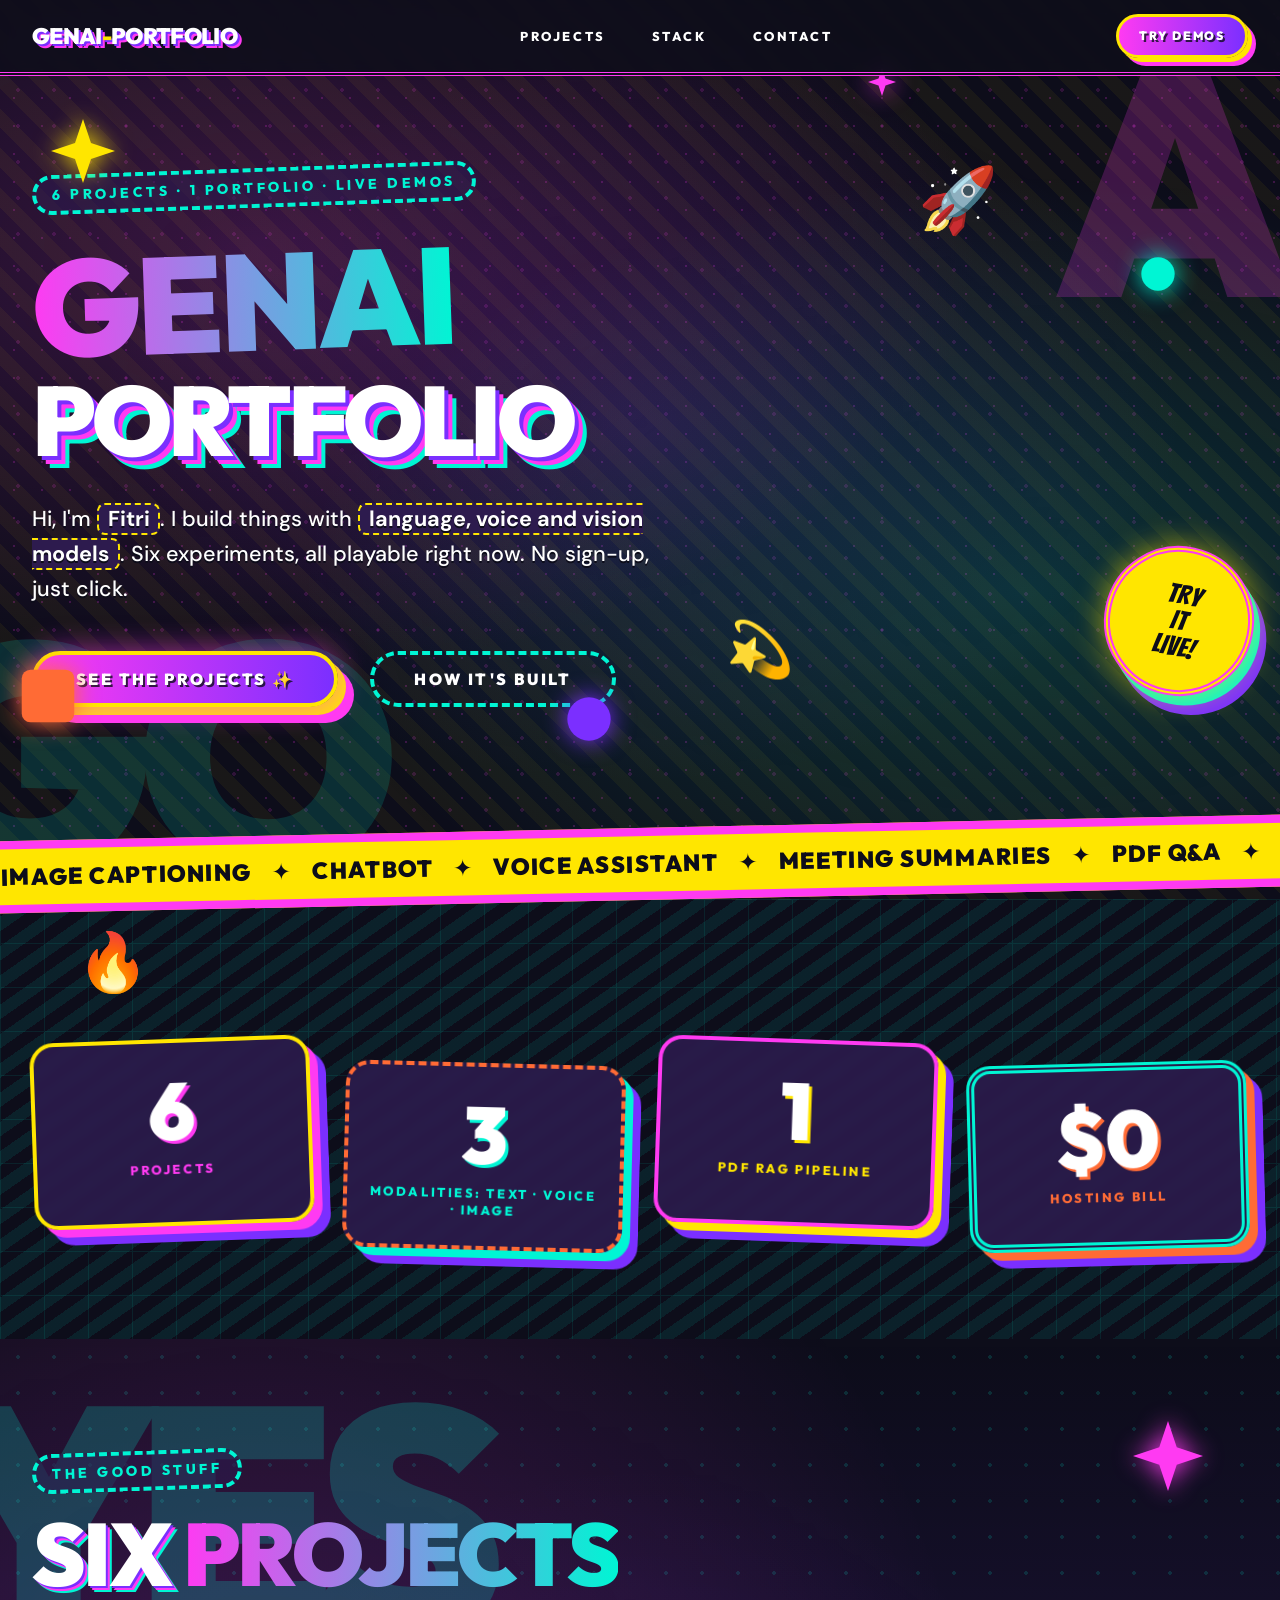
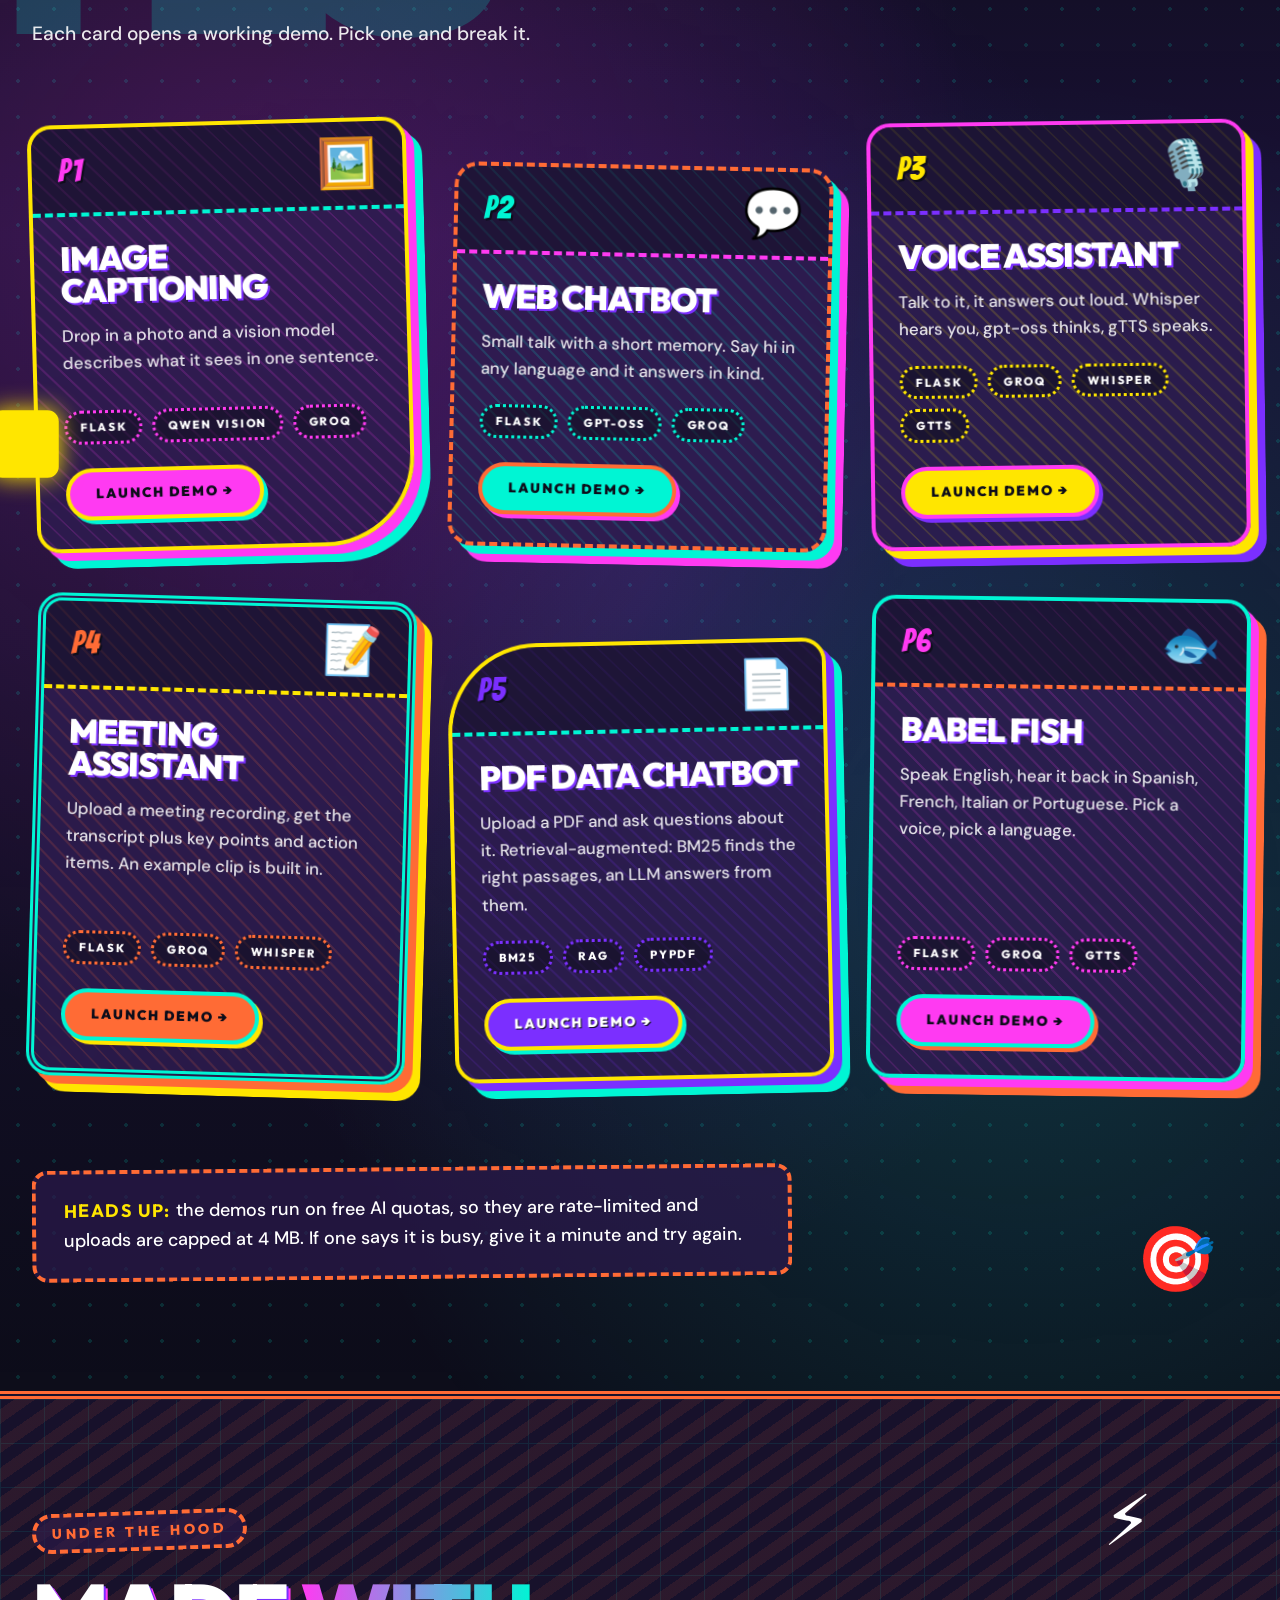
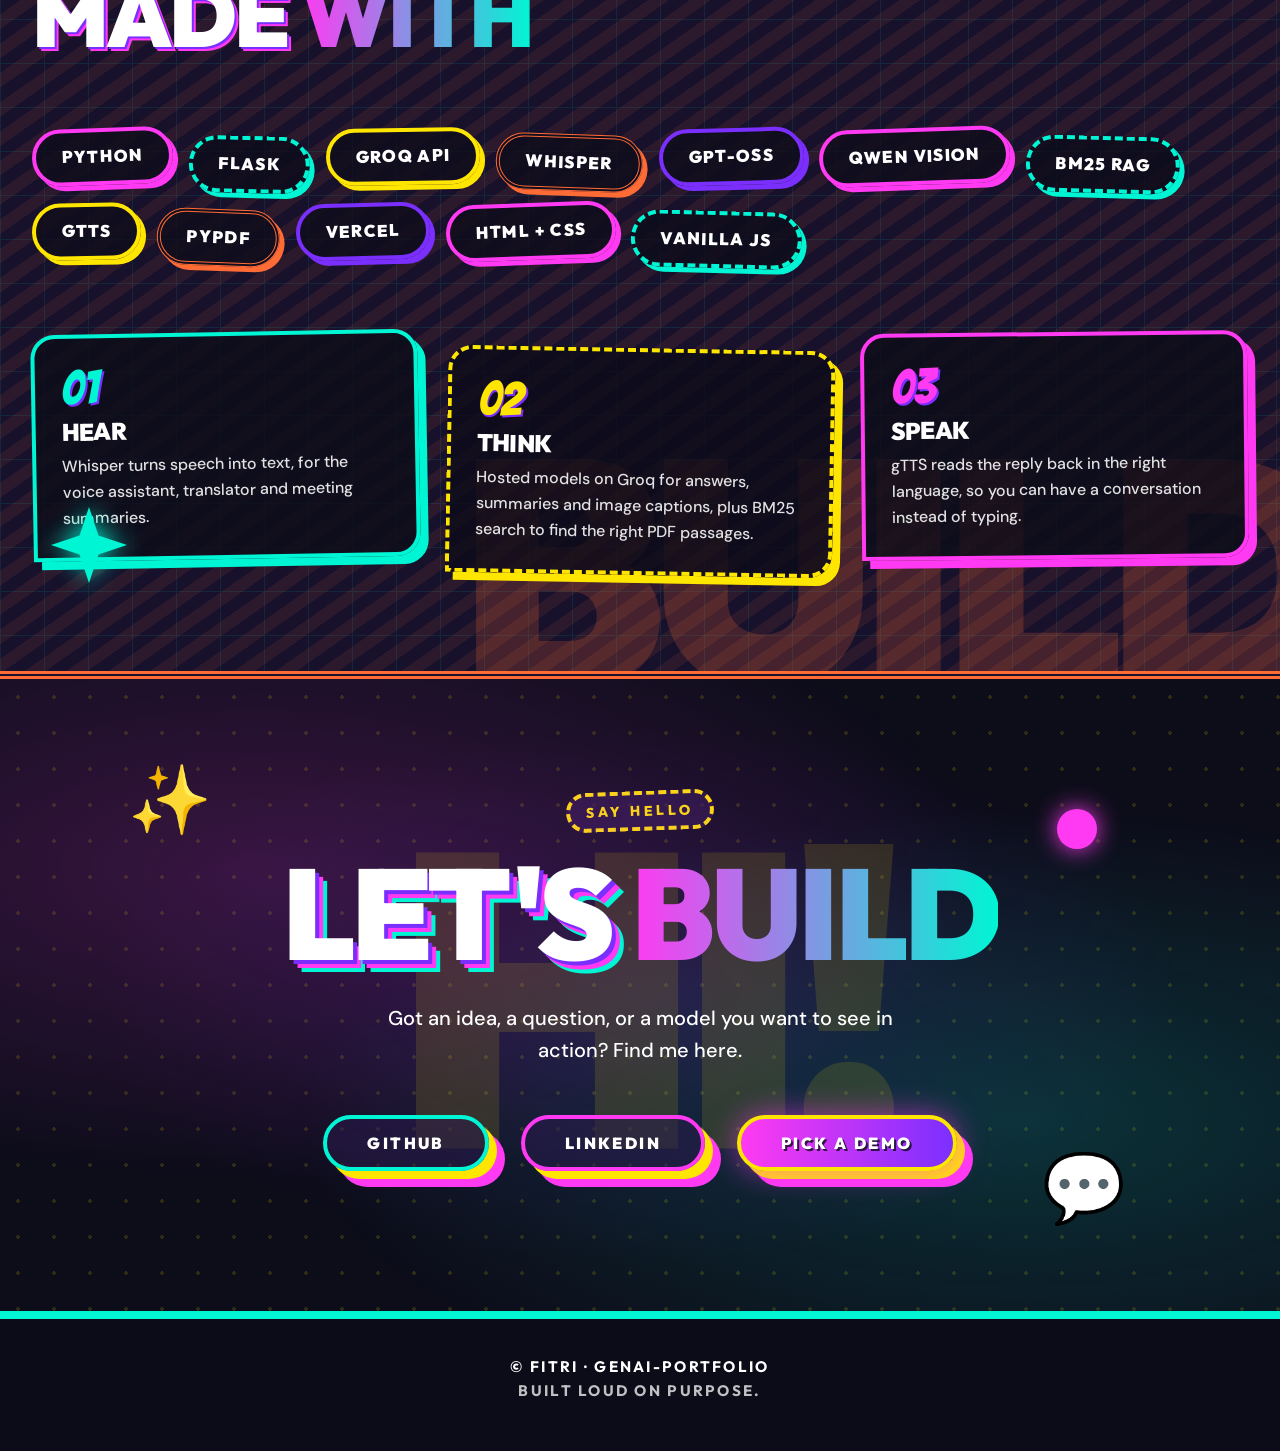
<file: public/index.html>
<!doctype html>
<html lang="en">
<head>
  <meta charset="utf-8">
  <meta name="viewport" content="width=device-width, initial-scale=1">
  <title>GenAI-Portfolio</title>
  <meta name="description" content="Six hands-on generative AI projects in one place: image captioning, chatbots, a voice assistant, a meeting summarizer, a PDF Q&A bot and a speech translator. Try them live.">
  <meta name="theme-color" content="#0D0D1A">
  <meta property="og:title" content="GenAI-Portfolio">
  <meta property="og:description" content="Six hands-on generative AI projects. Try them live.">
  <meta property="og:type" content="website">
  <link rel="icon" href="data:image/svg+xml,%3Csvg xmlns='http://www.w3.org/2000/svg' viewBox='0 0 100 100'%3E%3Ctext y='.9em' font-size='90'%3E%E2%9C%A8%3C/text%3E%3C/svg%3E">
  <link rel="preconnect" href="https://fonts.googleapis.com">
  <link rel="preconnect" href="https://fonts.gstatic.com" crossorigin>
  <link href="https://fonts.googleapis.com/css2?family=Bangers&family=DM+Sans:wght@400;500;700&family=Outfit:wght@700;800;900&display=swap" rel="stylesheet">
  <link rel="stylesheet" href="styles.css">
</head>
<body>
  <a class="sr-only" href="#projects">Skip to projects</a>

  <header class="site-header">
    <div class="wrap">
      <a class="logo" href="#top">GenAI<span>-</span>Portfolio</a>
      <nav class="nav" aria-label="Sections">
        <a href="#projects">Projects</a>
        <a href="#stack">Stack</a>
        <a href="#contact">Contact</a>
      </nav>
      <a class="btn btn-primary header-cta" href="#projects">Try demos</a>
    </div>
  </header>

  <main id="top">
    <!-- HERO (magenta) -->
    <section class="hero pat-dots pat-mesh" aria-labelledby="hero-title">
      <span class="bigword" aria-hidden="true">AI</span>
      <span class="bigword b2" aria-hidden="true">GO</span>

      <svg class="deco svg float hide-sm" style="top:14%;left:4%;width:64px;--c:var(--yellow)" viewBox="0 0 24 24" fill="currentColor" aria-hidden="true"><path d="M12 0l3 9 9 3-9 3-3 9-3-9-9-3 9-3z"/></svg>
      <svg class="deco svg float-r" style="top:30%;right:8%;width:40px;--c:var(--cyan)" viewBox="0 0 24 24" fill="currentColor" aria-hidden="true"><circle cx="12" cy="12" r="10"/></svg>
      <svg class="deco svg spin hide-sm" style="top:78%;left:1%;width:70px;--c:var(--orange)" viewBox="0 0 24 24" fill="currentColor" aria-hidden="true"><rect x="3" y="3" width="18" height="18" rx="3"/></svg>
      <svg class="deco svg float" style="top:8%;right:30%;width:28px;--c:var(--magenta)" viewBox="0 0 24 24" fill="currentColor" aria-hidden="true"><path d="M12 0l3 9 9 3-9 3-3 9-3-9-9-3 9-3z"/></svg>
      <svg class="deco svg float-r hide-sm" style="bottom:12%;left:44%;width:52px;--c:var(--purple)" viewBox="0 0 24 24" fill="currentColor" aria-hidden="true"><circle cx="12" cy="12" r="10"/></svg>
      <span class="deco wiggle" style="top:20%;right:22%;font-size:4rem" aria-hidden="true">🚀</span>
      <span class="deco bounce hide-sm" style="bottom:20%;right:38%;font-size:3.4rem" aria-hidden="true">💫</span>

      <div class="wrap">
        <div class="hero-inner">
          <span class="label" style="--c:var(--cyan)">6 projects · 1 portfolio · live demos</span>
          <h1 id="hero-title" class="ts-mega">
            <span class="gen grad-text">GenAI</span><br>
            <span class="line2">Portfolio</span>
          </h1>
          <p class="hero-sub">Hi, I'm <b data-name>Fitri</b>. I build things with <b>language, voice and vision models</b>. Six experiments, all playable right now. No sign-up, just click.</p>
          <div class="cta-row">
            <a class="btn btn-primary" href="#projects">See the projects ✨</a>
            <a class="btn btn-secondary" href="#stack">How it's built</a>
          </div>
        </div>
        <div class="hero-badge" aria-hidden="true">Try<br>it<br>live!</div>
      </div>
    </section>

    <div class="ticker" aria-hidden="true">
      <div class="ticker-track">
        <span>Image captioning</span>✦<span>Chatbot</span>✦<span>Voice assistant</span>✦<span>Meeting summaries</span>✦<span>PDF Q&amp;A</span>✦<span>Speech translation</span>✦
        <span>Image captioning</span>✦<span>Chatbot</span>✦<span>Voice assistant</span>✦<span>Meeting summaries</span>✦<span>PDF Q&amp;A</span>✦<span>Speech translation</span>✦
      </div>
    </div>

    <!-- STATS (all five accents) -->
    <section class="stats pat-stripes pat-checker" aria-label="At a glance">
      <span class="deco wiggle hide-sm" style="top:8%;left:6%;font-size:3.6rem" aria-hidden="true">🔥</span>
      <div class="wrap">
        <div class="stats-grid">
          <div class="stat reveal"><span class="num">6</span><span class="cap">Projects</span></div>
          <div class="stat reveal"><span class="num">3</span><span class="cap">Modalities: text · voice · image</span></div>
          <div class="stat reveal"><span class="num">1</span><span class="cap">PDF RAG pipeline</span></div>
          <div class="stat reveal"><span class="num">$0</span><span class="cap">Hosting bill</span></div>
        </div>
      </div>
    </section>

    <!-- PROJECTS (cyan) -->
    <section id="projects" class="projects pat-dots pat-mesh" aria-labelledby="projects-title">
      <span class="bigword" aria-hidden="true">YES</span>
      <svg class="deco svg float hide-sm" style="top:5%;right:6%;width:70px;--c:var(--magenta)" viewBox="0 0 24 24" fill="currentColor" aria-hidden="true"><path d="M12 0l3 9 9 3-9 3-3 9-3-9-9-3 9-3z"/></svg>
      <svg class="deco svg spin hide-sm" style="top:40%;left:-20px;width:90px;--c:var(--yellow)" viewBox="0 0 24 24" fill="currentColor" aria-hidden="true"><rect x="3" y="3" width="18" height="18" rx="3"/></svg>
      <span class="deco bounce hide-sm" style="bottom:6%;right:5%;font-size:4rem" aria-hidden="true">🎯</span>

      <div class="wrap">
        <div class="sec-head reveal">
          <span class="label" style="--c:var(--cyan)">The good stuff</span>
          <h2 id="projects-title" class="ts-triple">Six <span class="grad-text">projects</span></h2>
          <p>Each card opens a working demo. Pick one and break it.</p>
        </div>

        <div class="cards">
          <article class="card reveal">
            <div class="card-head"><span class="card-num">P1</span><span class="card-icon wiggle" aria-hidden="true">🖼️</span></div>
            <div class="card-body">
              <h3 class="ts-single">Image Captioning</h3>
              <p>Drop in a photo and a vision model describes what it sees in one sentence.</p>
              <ul class="tags"><li>Flask</li><li>Qwen vision</li><li>Groq</li></ul>
              <a class="btn" href="/p1/">Launch demo →<span class="sr-only"> (image captioning, opens the demo)</span></a>
            </div>
          </article>

          <article class="card reveal">
            <div class="card-head"><span class="card-num">P2</span><span class="card-icon bounce" aria-hidden="true">💬</span></div>
            <div class="card-body">
              <h3 class="ts-single">Web Chatbot</h3>
              <p>Small talk with a short memory. Say hi in any language and it answers in kind.</p>
              <ul class="tags"><li>Flask</li><li>gpt-oss</li><li>Groq</li></ul>
              <a class="btn" href="/p2/">Launch demo →<span class="sr-only"> (web chatbot, opens the demo)</span></a>
            </div>
          </article>

          <article class="card reveal">
            <div class="card-head"><span class="card-num">P3</span><span class="card-icon wiggle" aria-hidden="true">🎙️</span></div>
            <div class="card-body">
              <h3 class="ts-single">Voice Assistant</h3>
              <p>Talk to it, it answers out loud. Whisper hears you, gpt-oss thinks, gTTS speaks.</p>
              <ul class="tags"><li>Flask</li><li>Groq</li><li>Whisper</li><li>gTTS</li></ul>
              <a class="btn" href="/p3/">Launch demo →<span class="sr-only"> (voice assistant, opens the demo)</span></a>
            </div>
          </article>

          <article class="card reveal">
            <div class="card-head"><span class="card-num">P4</span><span class="card-icon bounce" aria-hidden="true">📝</span></div>
            <div class="card-body">
              <h3 class="ts-single">Meeting Assistant</h3>
              <p>Upload a meeting recording, get the transcript plus key points and action items. An example clip is built in.</p>
              <ul class="tags"><li>Flask</li><li>Groq</li><li>Whisper</li></ul>
              <a class="btn" href="/p4/">Launch demo →<span class="sr-only"> (meeting assistant, opens the demo)</span></a>
            </div>
          </article>

          <article class="card reveal">
            <div class="card-head"><span class="card-num">P5</span><span class="card-icon wiggle" aria-hidden="true">📄</span></div>
            <div class="card-body">
              <h3 class="ts-single">PDF Data Chatbot</h3>
              <p>Upload a PDF and ask questions about it. Retrieval-augmented: BM25 finds the right passages, an LLM answers from them.</p>
              <ul class="tags"><li>BM25</li><li>RAG</li><li>pypdf</li></ul>
              <a class="btn" href="/p5/">Launch demo →<span class="sr-only"> (PDF data chatbot, opens the demo)</span></a>
            </div>
          </article>

          <article class="card reveal">
            <div class="card-head"><span class="card-num">P6</span><span class="card-icon bounce" aria-hidden="true">🐟</span></div>
            <div class="card-body">
              <h3 class="ts-single">Babel Fish</h3>
              <p>Speak English, hear it back in Spanish, French, Italian or Portuguese. Pick a voice, pick a language.</p>
              <ul class="tags"><li>Flask</li><li>Groq</li><li>gTTS</li></ul>
              <a class="btn" href="/p6/">Launch demo →<span class="sr-only"> (Babel Fish translator, opens the demo)</span></a>
            </div>
          </article>
        </div>

        <p class="notice reveal"><b>Heads up:</b> the demos run on free AI quotas, so they are rate-limited and uploads are capped at 4 MB. If one says it is busy, give it a minute and try again.</p>
      </div>
    </section>

    <!-- STACK (orange) -->
    <section id="stack" class="stack pat-stripes pat-checker" aria-labelledby="stack-title">
      <span class="bigword" aria-hidden="true">BUILD</span>
      <span class="deco float-r hide-sm" style="top:10%;right:10%;font-size:4.4rem" aria-hidden="true">⚡</span>
      <svg class="deco svg spin hide-sm" style="bottom:10%;left:4%;width:76px;--c:var(--cyan)" viewBox="0 0 24 24" fill="currentColor" aria-hidden="true"><path d="M12 0l3 9 9 3-9 3-3 9-3-9-9-3 9-3z"/></svg>
      <div class="wrap">
        <div class="sec-head reveal">
          <span class="label" style="--c:var(--orange)">Under the hood</span>
          <h2 id="stack-title" class="ts-double">Made <span class="grad-text">with</span></h2>
        </div>
        <ul class="pills reveal">
          <li class="pill">Python</li><li class="pill">Flask</li><li class="pill">Groq API</li><li class="pill">Whisper</li>
          <li class="pill">gpt-oss</li><li class="pill">Qwen vision</li><li class="pill">BM25 RAG</li><li class="pill">gTTS</li>
          <li class="pill">pypdf</li><li class="pill">Vercel</li><li class="pill">HTML + CSS</li><li class="pill">Vanilla JS</li>
        </ul>
        <div class="flow">
          <div class="step reveal"><h3>Hear</h3><p>Whisper turns speech into text, for the voice assistant, translator and meeting summaries.</p></div>
          <div class="step reveal"><h3>Think</h3><p>Hosted models on Groq for answers, summaries and image captions, plus BM25 search to find the right PDF passages.</p></div>
          <div class="step reveal"><h3>Speak</h3><p>gTTS reads the reply back in the right language, so you can have a conversation instead of typing.</p></div>
        </div>
      </div>
    </section>

    <!-- CONTACT (yellow) -->
    <section id="contact" class="contact pat-dots pat-mesh" aria-labelledby="contact-title">
      <span class="bigword" aria-hidden="true">HI!</span>
      <span class="deco wiggle hide-sm" style="top:14%;left:10%;font-size:4.2rem" aria-hidden="true">✨</span>
      <span class="deco bounce hide-sm" style="bottom:14%;right:12%;font-size:4.2rem" aria-hidden="true">💬</span>
      <svg class="deco svg float" style="top:20%;right:14%;width:48px;--c:var(--magenta)" viewBox="0 0 24 24" fill="currentColor" aria-hidden="true"><circle cx="12" cy="12" r="10"/></svg>
      <div class="wrap">
        <span class="label reveal" style="--c:var(--yellow)">Say hello</span>
        <h2 id="contact-title" class="ts-mega reveal" style="margin-top:22px">Let's <span class="grad-text">build</span></h2>
        <p class="reveal">Got an idea, a question, or a model you want to see in action? Find me here.</p>
        <div class="cta-row reveal">
          <a class="btn btn-outline" style="--c:var(--cyan)" data-social="github" href="#" target="_blank" rel="noopener">GitHub</a>
          <a class="btn btn-outline" style="--c:var(--magenta)" data-social="linkedin" href="#" target="_blank" rel="noopener">LinkedIn</a>
          <a class="btn btn-primary" href="#projects">Pick a demo</a>
        </div>
      </div>
    </section>
  </main>

  <footer class="site-footer">
    <div class="wrap">
      <p>© <span data-name>Fitri</span> · GenAI-Portfolio</p>
      <p class="dim">Built loud on purpose.</p>
    </div>
  </footer>

  <script src="config.js"></script>
  <script src="main.js"></script>
</body>
</html>
</file>
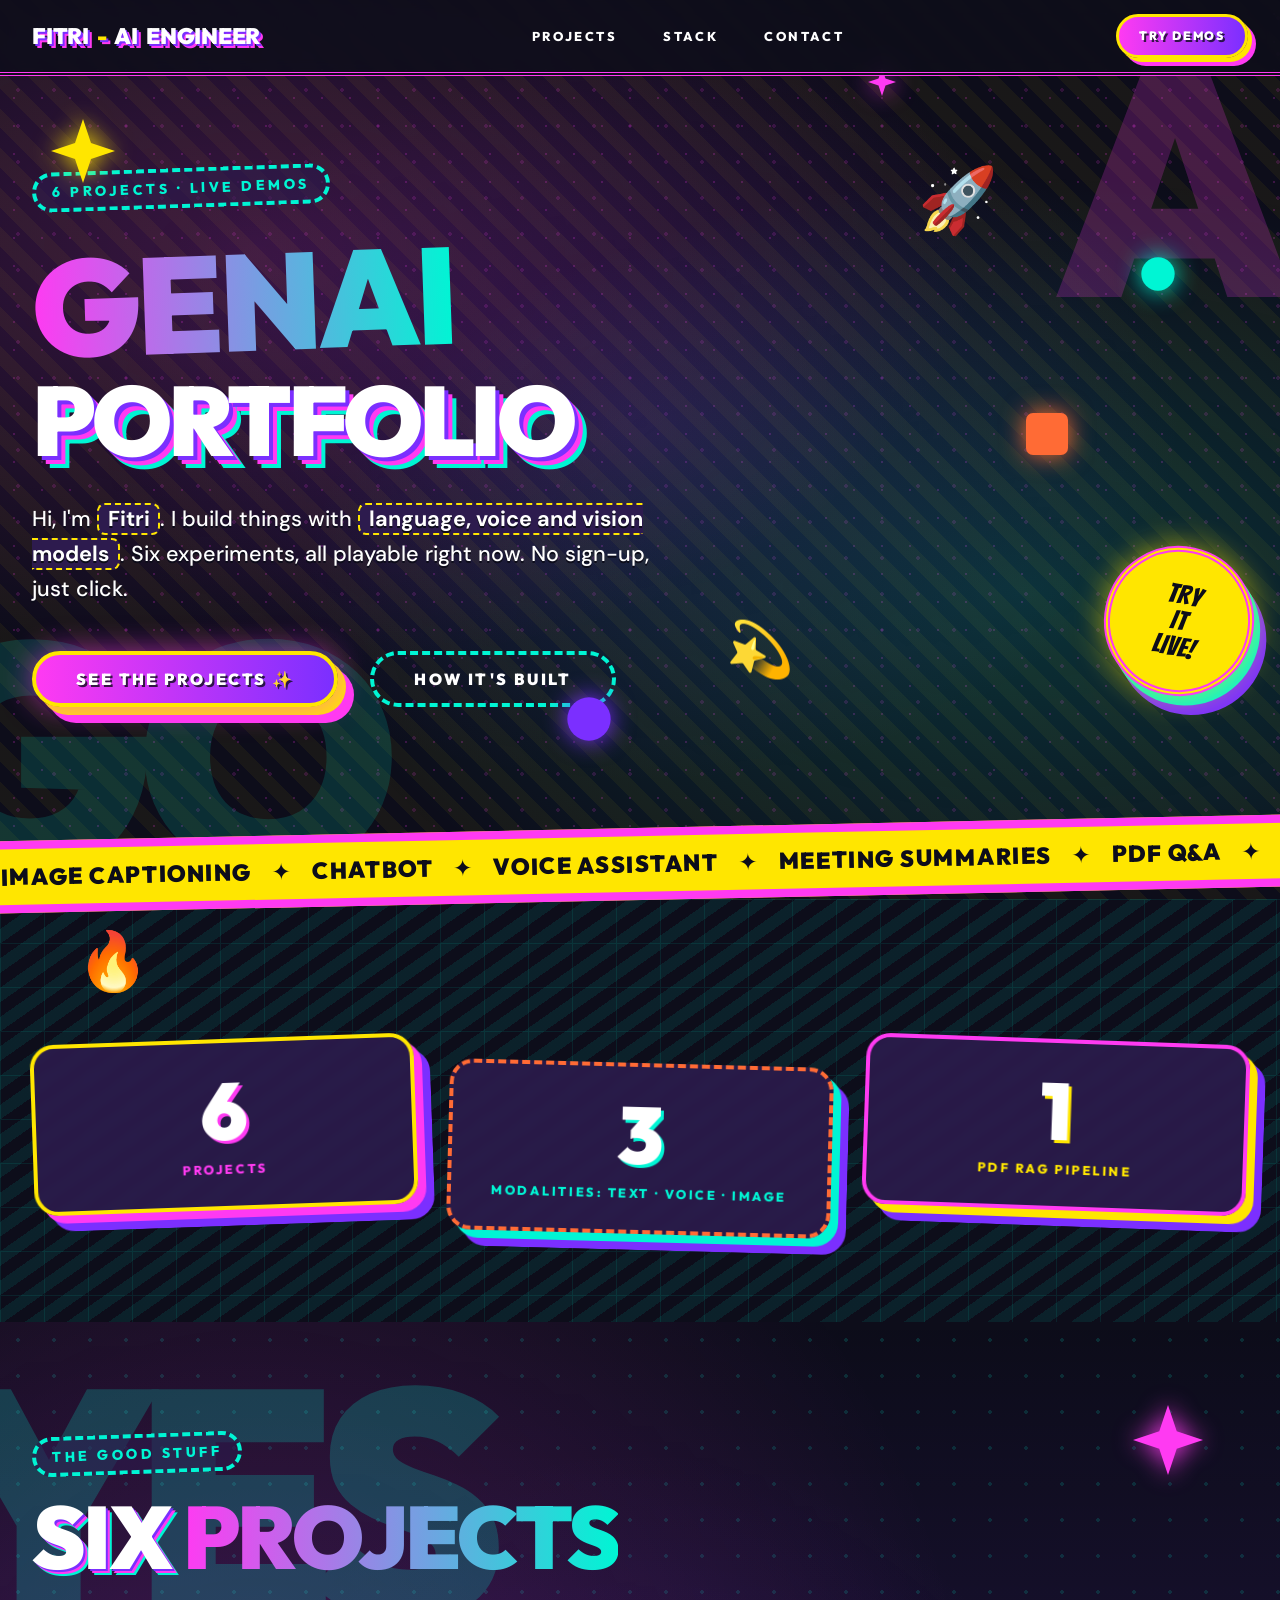
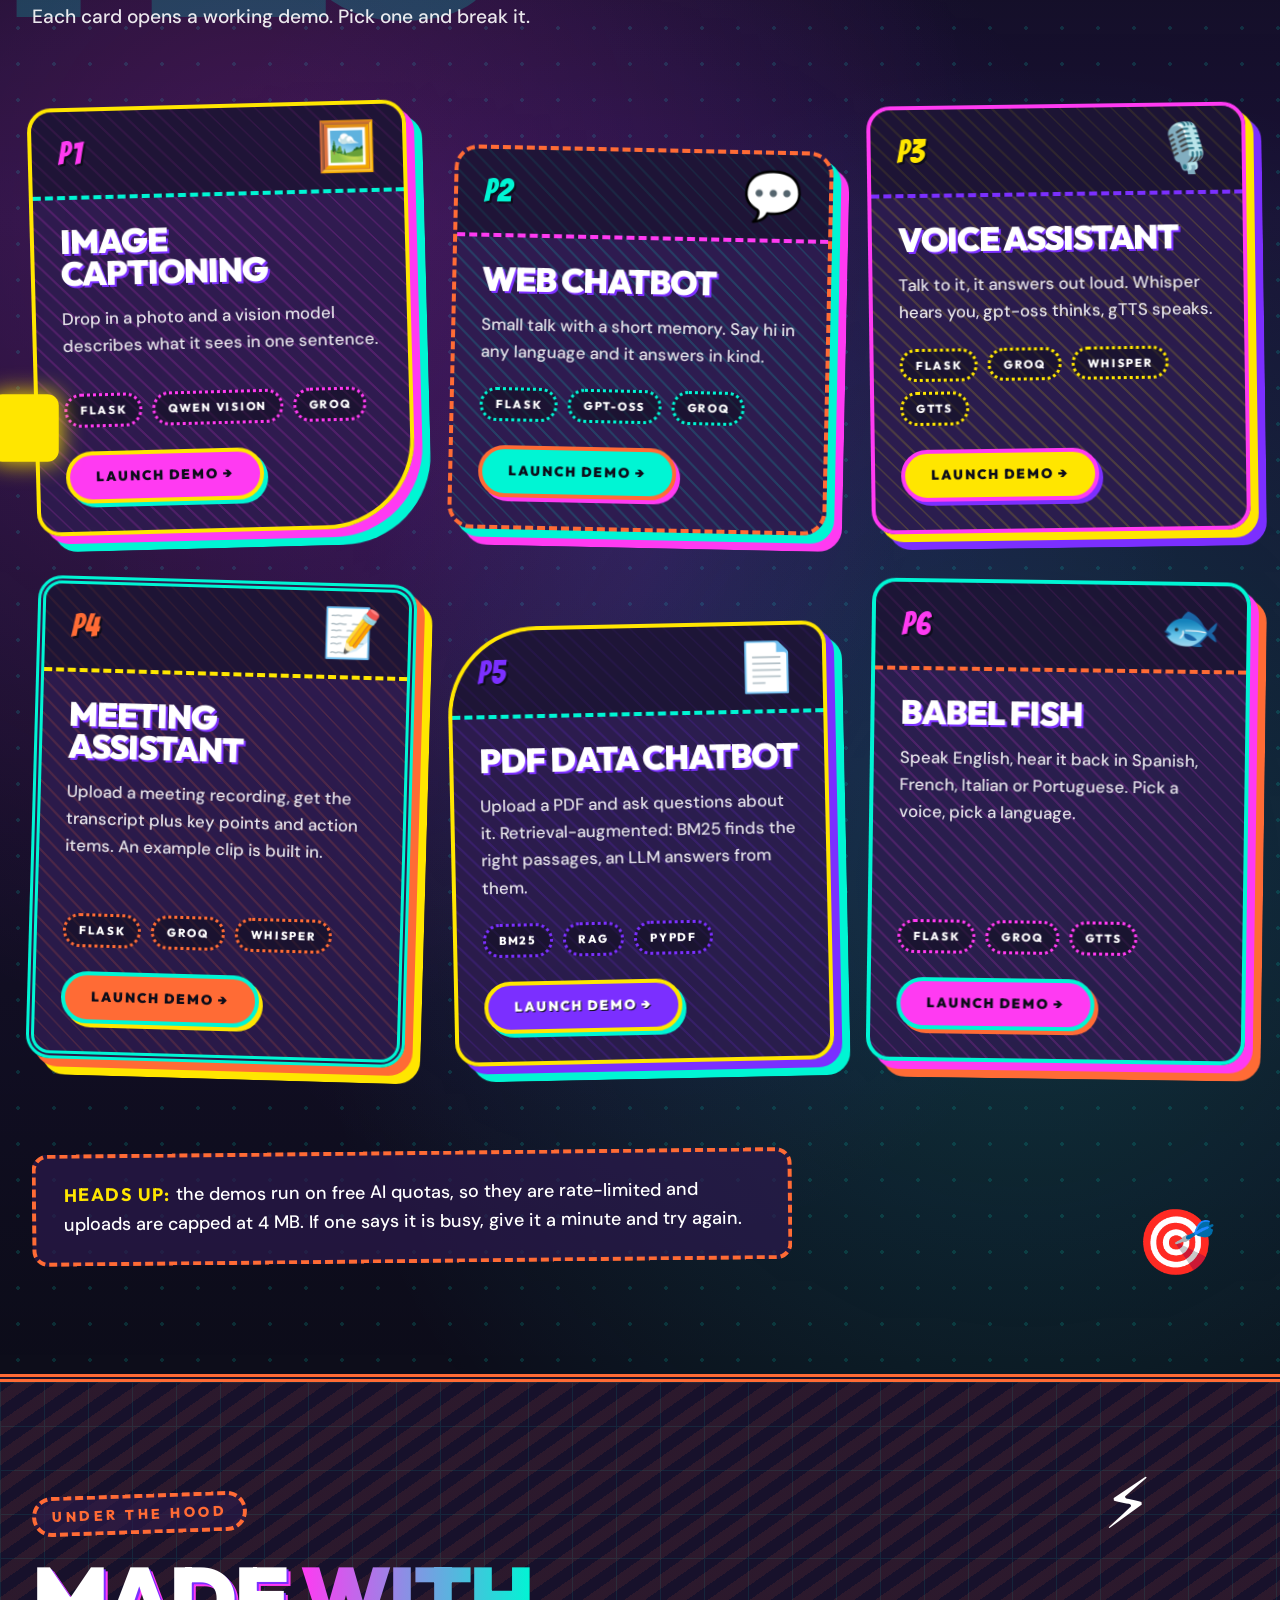
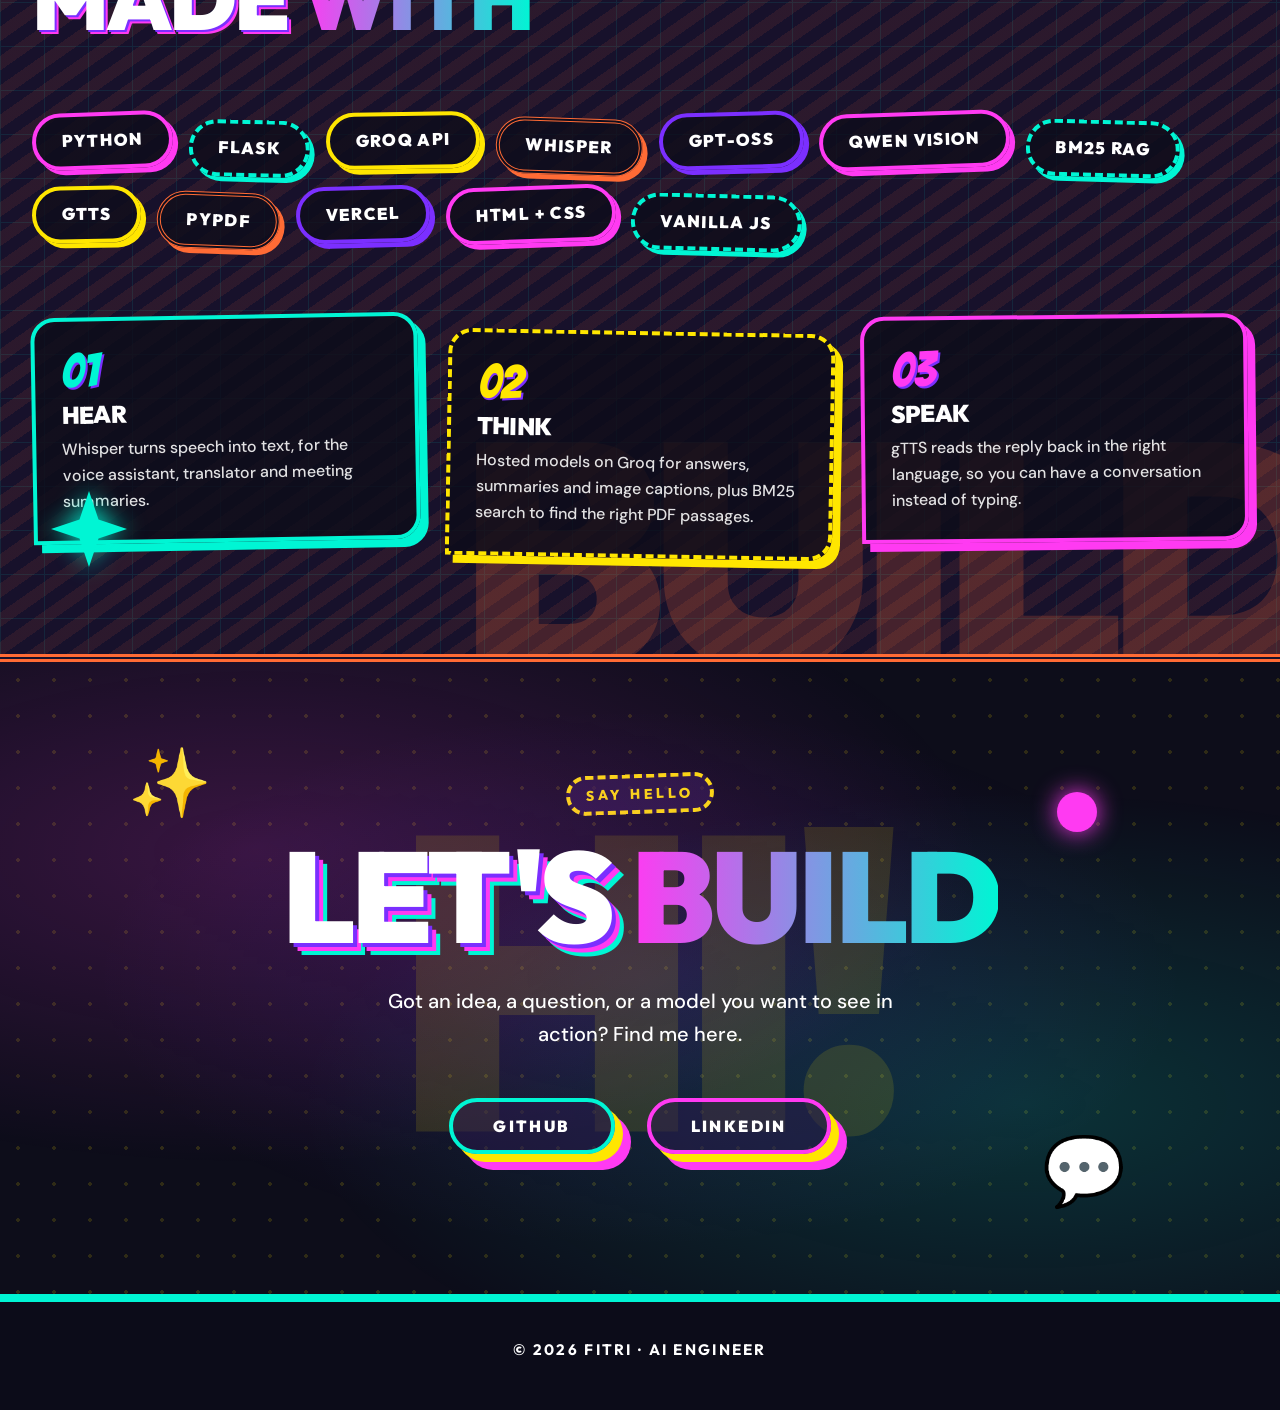
<file: web/index.html>
<!doctype html>
<html lang="en">
<head>
  <meta charset="utf-8">
  <meta name="viewport" content="width=device-width, initial-scale=1">
  <title>GenAI-Portfolio</title>
  <meta name="description" content="Six hands-on generative AI projects in one place: image captioning, chatbots, a voice assistant, a meeting summarizer, a PDF Q&A bot and a speech translator. Try them live.">
  <meta name="theme-color" content="#0D0D1A">
  <meta property="og:title" content="GenAI-Portfolio">
  <meta property="og:description" content="Six hands-on generative AI projects. Try them live.">
  <meta property="og:type" content="website">
  <link rel="icon" href="data:image/svg+xml,%3Csvg xmlns='http://www.w3.org/2000/svg' viewBox='0 0 100 100'%3E%3Ctext y='.9em' font-size='90'%3E%E2%9C%A8%3C/text%3E%3C/svg%3E">
  <link rel="preconnect" href="https://fonts.googleapis.com">
  <link rel="preconnect" href="https://fonts.gstatic.com" crossorigin>
  <link href="https://fonts.googleapis.com/css2?family=Bangers&family=DM+Sans:wght@400;500;700&family=Outfit:wght@700;800;900&display=swap" rel="stylesheet">
  <link rel="stylesheet" href="styles.css">
</head>
<body>
  <a class="sr-only" href="#projects">Skip to projects</a>

  <header class="site-header">
    <div class="wrap">
      <a class="logo" href="#top">Fitri <span>-</span> AI Engineer</a>
      <nav class="nav" aria-label="Sections">
        <a href="#projects">Projects</a>
        <a href="#stack">Stack</a>
        <a href="#contact">Contact</a>
      </nav>
      <a class="btn btn-primary header-cta" href="#projects">Try demos</a>
    </div>
  </header>

  <main id="top">
    <!-- HERO (magenta) -->
    <section class="hero pat-dots pat-mesh" aria-labelledby="hero-title">
      <span class="bigword" aria-hidden="true">AI</span>
      <span class="bigword b2" aria-hidden="true">GO</span>

      <svg class="deco svg float hide-sm" style="top:14%;left:4%;width:64px;--c:var(--yellow)" viewBox="0 0 24 24" fill="currentColor" aria-hidden="true"><path d="M12 0l3 9 9 3-9 3-3 9-3-9-9-3 9-3z"/></svg>
      <svg class="deco svg float-r" style="top:30%;right:8%;width:40px;--c:var(--cyan)" viewBox="0 0 24 24" fill="currentColor" aria-hidden="true"><circle cx="12" cy="12" r="10"/></svg>
      <svg class="deco svg spin hide-sm" style="top:48%;right:16%;width:56px;--c:var(--orange)" viewBox="0 0 24 24" fill="currentColor" aria-hidden="true"><rect x="3" y="3" width="18" height="18" rx="3"/></svg>
      <svg class="deco svg float" style="top:8%;right:30%;width:28px;--c:var(--magenta)" viewBox="0 0 24 24" fill="currentColor" aria-hidden="true"><path d="M12 0l3 9 9 3-9 3-3 9-3-9-9-3 9-3z"/></svg>
      <svg class="deco svg float-r hide-sm" style="bottom:12%;left:44%;width:52px;--c:var(--purple)" viewBox="0 0 24 24" fill="currentColor" aria-hidden="true"><circle cx="12" cy="12" r="10"/></svg>
      <span class="deco wiggle" style="top:20%;right:22%;font-size:4rem" aria-hidden="true">🚀</span>
      <span class="deco bounce hide-sm" style="bottom:20%;right:38%;font-size:3.4rem" aria-hidden="true">💫</span>

      <div class="wrap">
        <div class="hero-inner">
          <span class="label" style="--c:var(--cyan)">6 projects · live demos</span>
          <h1 id="hero-title" class="ts-mega">
            <span class="gen grad-text">GenAI</span><br>
            <span class="line2">Portfolio</span>
          </h1>
          <p class="hero-sub">Hi, I'm <b data-name>Fitri</b>. I build things with <b>language, voice and vision models</b>. Six experiments, all playable right now. No sign-up, just click.</p>
          <div class="cta-row">
            <a class="btn btn-primary" href="#projects">See the projects ✨</a>
            <a class="btn btn-secondary" href="#stack">How it's built</a>
          </div>
        </div>
        <div class="hero-badge" aria-hidden="true">Try<br>it<br>live!</div>
      </div>
    </section>

    <div class="ticker" aria-hidden="true">
      <div class="ticker-track">
        <span>Image captioning</span>✦<span>Chatbot</span>✦<span>Voice assistant</span>✦<span>Meeting summaries</span>✦<span>PDF Q&amp;A</span>✦<span>Speech translation</span>✦
        <span>Image captioning</span>✦<span>Chatbot</span>✦<span>Voice assistant</span>✦<span>Meeting summaries</span>✦<span>PDF Q&amp;A</span>✦<span>Speech translation</span>✦
      </div>
    </div>

    <!-- STATS (all five accents) -->
    <section class="stats pat-stripes pat-checker" aria-label="At a glance">
      <span class="deco wiggle hide-sm" style="top:8%;left:6%;font-size:3.6rem" aria-hidden="true">🔥</span>
      <div class="wrap">
        <div class="stats-grid">
          <div class="stat reveal"><span class="num">6</span><span class="cap">Projects</span></div>
          <div class="stat reveal"><span class="num">3</span><span class="cap">Modalities: text · voice · image</span></div>
          <div class="stat reveal"><span class="num">1</span><span class="cap">PDF RAG pipeline</span></div>
        </div>
      </div>
    </section>

    <!-- PROJECTS (cyan) -->
    <section id="projects" class="projects pat-dots pat-mesh" aria-labelledby="projects-title">
      <span class="bigword" aria-hidden="true">YES</span>
      <svg class="deco svg float hide-sm" style="top:5%;right:6%;width:70px;--c:var(--magenta)" viewBox="0 0 24 24" fill="currentColor" aria-hidden="true"><path d="M12 0l3 9 9 3-9 3-3 9-3-9-9-3 9-3z"/></svg>
      <svg class="deco svg spin hide-sm" style="top:40%;left:-20px;width:90px;--c:var(--yellow)" viewBox="0 0 24 24" fill="currentColor" aria-hidden="true"><rect x="3" y="3" width="18" height="18" rx="3"/></svg>
      <span class="deco bounce hide-sm" style="bottom:6%;right:5%;font-size:4rem" aria-hidden="true">🎯</span>

      <div class="wrap">
        <div class="sec-head reveal">
          <span class="label" style="--c:var(--cyan)">The good stuff</span>
          <h2 id="projects-title" class="ts-triple">Six <span class="grad-text">projects</span></h2>
          <p>Each card opens a working demo. Pick one and break it.</p>
        </div>

        <div class="cards">
          <article class="card reveal">
            <div class="card-head"><span class="card-num">P1</span><span class="card-icon wiggle" aria-hidden="true">🖼️</span></div>
            <div class="card-body">
              <h3 class="ts-single">Image Captioning</h3>
              <p>Drop in a photo and a vision model describes what it sees in one sentence.</p>
              <ul class="tags"><li>Flask</li><li>Qwen vision</li><li>Groq</li></ul>
              <a class="btn" href="/p1/">Launch demo →<span class="sr-only"> (image captioning, opens the demo)</span></a>
            </div>
          </article>

          <article class="card reveal">
            <div class="card-head"><span class="card-num">P2</span><span class="card-icon bounce" aria-hidden="true">💬</span></div>
            <div class="card-body">
              <h3 class="ts-single">Web Chatbot</h3>
              <p>Small talk with a short memory. Say hi in any language and it answers in kind.</p>
              <ul class="tags"><li>Flask</li><li>gpt-oss</li><li>Groq</li></ul>
              <a class="btn" href="/p2/">Launch demo →<span class="sr-only"> (web chatbot, opens the demo)</span></a>
            </div>
          </article>

          <article class="card reveal">
            <div class="card-head"><span class="card-num">P3</span><span class="card-icon wiggle" aria-hidden="true">🎙️</span></div>
            <div class="card-body">
              <h3 class="ts-single">Voice Assistant</h3>
              <p>Talk to it, it answers out loud. Whisper hears you, gpt-oss thinks, gTTS speaks.</p>
              <ul class="tags"><li>Flask</li><li>Groq</li><li>Whisper</li><li>gTTS</li></ul>
              <a class="btn" href="/p3/">Launch demo →<span class="sr-only"> (voice assistant, opens the demo)</span></a>
            </div>
          </article>

          <article class="card reveal">
            <div class="card-head"><span class="card-num">P4</span><span class="card-icon bounce" aria-hidden="true">📝</span></div>
            <div class="card-body">
              <h3 class="ts-single">Meeting Assistant</h3>
              <p>Upload a meeting recording, get the transcript plus key points and action items. An example clip is built in.</p>
              <ul class="tags"><li>Flask</li><li>Groq</li><li>Whisper</li></ul>
              <a class="btn" href="/p4/">Launch demo →<span class="sr-only"> (meeting assistant, opens the demo)</span></a>
            </div>
          </article>

          <article class="card reveal">
            <div class="card-head"><span class="card-num">P5</span><span class="card-icon wiggle" aria-hidden="true">📄</span></div>
            <div class="card-body">
              <h3 class="ts-single">PDF Data Chatbot</h3>
              <p>Upload a PDF and ask questions about it. Retrieval-augmented: BM25 finds the right passages, an LLM answers from them.</p>
              <ul class="tags"><li>BM25</li><li>RAG</li><li>pypdf</li></ul>
              <a class="btn" href="/p5/">Launch demo →<span class="sr-only"> (PDF data chatbot, opens the demo)</span></a>
            </div>
          </article>

          <article class="card reveal">
            <div class="card-head"><span class="card-num">P6</span><span class="card-icon bounce" aria-hidden="true">🐟</span></div>
            <div class="card-body">
              <h3 class="ts-single">Babel Fish</h3>
              <p>Speak English, hear it back in Spanish, French, Italian or Portuguese. Pick a voice, pick a language.</p>
              <ul class="tags"><li>Flask</li><li>Groq</li><li>gTTS</li></ul>
              <a class="btn" href="/p6/">Launch demo →<span class="sr-only"> (Babel Fish translator, opens the demo)</span></a>
            </div>
          </article>
        </div>

        <p class="notice reveal"><b>Heads up:</b> the demos run on free AI quotas, so they are rate-limited and uploads are capped at 4 MB. If one says it is busy, give it a minute and try again.</p>
      </div>
    </section>

    <!-- STACK (orange) -->
    <section id="stack" class="stack pat-stripes pat-checker" aria-labelledby="stack-title">
      <span class="bigword" aria-hidden="true">BUILD</span>
      <span class="deco float-r hide-sm" style="top:10%;right:10%;font-size:4.4rem" aria-hidden="true">⚡</span>
      <svg class="deco svg spin hide-sm" style="bottom:10%;left:4%;width:76px;--c:var(--cyan)" viewBox="0 0 24 24" fill="currentColor" aria-hidden="true"><path d="M12 0l3 9 9 3-9 3-3 9-3-9-9-3 9-3z"/></svg>
      <div class="wrap">
        <div class="sec-head reveal">
          <span class="label" style="--c:var(--orange)">Under the hood</span>
          <h2 id="stack-title" class="ts-double">Made <span class="grad-text">with</span></h2>
        </div>
        <ul class="pills reveal">
          <li class="pill">Python</li><li class="pill">Flask</li><li class="pill">Groq API</li><li class="pill">Whisper</li>
          <li class="pill">gpt-oss</li><li class="pill">Qwen vision</li><li class="pill">BM25 RAG</li><li class="pill">gTTS</li>
          <li class="pill">pypdf</li><li class="pill">Vercel</li><li class="pill">HTML + CSS</li><li class="pill">Vanilla JS</li>
        </ul>
        <div class="flow">
          <div class="step reveal"><h3>Hear</h3><p>Whisper turns speech into text, for the voice assistant, translator and meeting summaries.</p></div>
          <div class="step reveal"><h3>Think</h3><p>Hosted models on Groq for answers, summaries and image captions, plus BM25 search to find the right PDF passages.</p></div>
          <div class="step reveal"><h3>Speak</h3><p>gTTS reads the reply back in the right language, so you can have a conversation instead of typing.</p></div>
        </div>
      </div>
    </section>

    <!-- CONTACT (yellow) -->
    <section id="contact" class="contact pat-dots pat-mesh" aria-labelledby="contact-title">
      <span class="bigword" aria-hidden="true">HI!</span>
      <span class="deco wiggle hide-sm" style="top:14%;left:10%;font-size:4.2rem" aria-hidden="true">✨</span>
      <span class="deco bounce hide-sm" style="bottom:14%;right:12%;font-size:4.2rem" aria-hidden="true">💬</span>
      <svg class="deco svg float" style="top:20%;right:14%;width:48px;--c:var(--magenta)" viewBox="0 0 24 24" fill="currentColor" aria-hidden="true"><circle cx="12" cy="12" r="10"/></svg>
      <div class="wrap">
        <span class="label reveal" style="--c:var(--yellow)">Say hello</span>
        <h2 id="contact-title" class="ts-mega reveal" style="margin-top:22px">Let's <span class="grad-text">build</span></h2>
        <p class="reveal">Got an idea, a question, or a model you want to see in action? Find me here.</p>
        <div class="cta-row reveal">
          <a class="btn btn-outline" style="--c:var(--cyan)" data-social="github" href="#" target="_blank" rel="noopener">GitHub</a>
          <a class="btn btn-outline" style="--c:var(--magenta)" data-social="linkedin" href="#" target="_blank" rel="noopener">LinkedIn</a>
        </div>
      </div>
    </section>
  </main>

  <footer class="site-footer">
    <div class="wrap">
      <p>© 2026 <span data-name>Fitri</span> · AI Engineer</p>
    </div>
  </footer>

  <script src="config.js"></script>
  <script src="main.js"></script>
</body>
</html>
</file>
<file: public/styles.css>
/* GenAI-Portfolio — Maximalism / Dopamine design system (dark) */

:root {
  --bg: #0D0D1A;
  --fg: #FFFFFF;
  --muted: #2D1B4E;
  --magenta: #FF3AF2;
  --cyan: #00F5D4;
  --yellow: #FFE600;
  --orange: #FF6B35;
  --purple: #7B2FFF;

  --font-head: "Outfit", system-ui, sans-serif;
  --font-body: "DM Sans", system-ui, sans-serif;
  --font-display: "Bangers", "Bungee", Impact, sans-serif;

  --glow: 0 0 20px rgba(255, 58, 242, .5), 0 0 40px rgba(0, 245, 212, .3);
  --glow-lg: 0 0 40px rgba(255, 58, 242, .6), 0 0 80px rgba(255, 230, 0, .4), 0 0 120px rgba(123, 47, 255, .3);
  --ease-bounce: cubic-bezier(.68, -.55, .265, 1.55);
}

*, *::before, *::after { box-sizing: border-box; }
html { scroll-behavior: smooth; scroll-padding-top: 88px; }
body {
  margin: 0;
  background: var(--bg);
  color: var(--fg);
  font: 500 1.125rem/1.625 var(--font-body);
  overflow-x: hidden;
  -webkit-font-smoothing: antialiased;
}

/* ---------- global patterns: dots + stripes, fixed under everything ---------- */
body::before, body::after { content: ""; position: fixed; inset: 0; pointer-events: none; z-index: 0; }
body::before {
  background-image: radial-gradient(circle, rgba(255, 58, 242, .55) 1px, transparent 1px);
  background-size: 28px 28px;
  opacity: .35;
}
body::after {
  background-image: repeating-linear-gradient(45deg, transparent 0 14px, rgba(255, 230, 0, .05) 14px 28px);
}
main, header, footer { position: relative; z-index: 10; }

h1, h2, h3 { font-family: var(--font-head); font-weight: 900; text-transform: uppercase; letter-spacing: -.03em; line-height: .95; margin: 0; }
p { margin: 0; }
a { color: inherit; }

.sr-only { position: absolute; width: 1px; height: 1px; overflow: hidden; clip: rect(0 0 0 0); white-space: nowrap; }

/* ---------- focus: double ring, never colour-only ---------- */
:focus-visible {
  outline: 3px dashed var(--fg);
  outline-offset: 4px;
  box-shadow: 0 0 0 4px var(--magenta), 0 0 0 8px var(--cyan);
  border-radius: 12px;
}

/* ---------- utilities ---------- */
.wrap { max-width: 1280px; margin: 0 auto; padding: 0 24px; position: relative; }
@media (min-width: 768px) { .wrap { padding: 0 32px; } }

.grad-text {
  background: linear-gradient(90deg, var(--magenta), var(--cyan), var(--yellow), var(--magenta));
  background-size: 300% 100%;
  -webkit-background-clip: text; background-clip: text;
  -webkit-text-fill-color: transparent; color: transparent;
  animation: gradient-shift 4s ease infinite;
  text-shadow: none;
}
.ts-mega { text-shadow: 4px 4px 0 var(--purple), 8px 8px 0 var(--magenta), 12px 12px 0 var(--cyan); }
.ts-triple { text-shadow: 2px 2px 0 var(--purple), 4px 4px 0 var(--magenta), 6px 6px 0 var(--cyan); }
.ts-double { text-shadow: 2px 2px 0 var(--purple), 4px 4px 0 var(--magenta); }
.ts-single { text-shadow: 2px 2px 0 var(--purple); }

.label {
  display: inline-block;
  font: 800 .875rem/1 var(--font-head);
  letter-spacing: .25em; text-transform: uppercase;
  padding: .55rem 1rem;
  border: 4px dashed var(--c, var(--cyan));
  border-radius: 999px;
  color: var(--c, var(--cyan));
  background: rgba(45, 27, 78, .6);
  transform: rotate(-2deg);
}

/* pattern utilities (layered via pseudo-elements on sections) */
.pat-dots::before, .pat-stripes::after, .pat-checker::before, .pat-mesh::after {
  content: ""; position: absolute; inset: 0; pointer-events: none; z-index: 0;
}
.pat-dots::before { background-image: radial-gradient(circle, var(--dot, var(--cyan)) 2px, transparent 2px); background-size: 36px 36px; opacity: .14; }
.pat-stripes::after { background-image: repeating-linear-gradient(-35deg, transparent 0 12px, var(--stripe, rgba(0, 245, 212, .09)) 12px 24px); }
.pat-checker::before { background-image: conic-gradient(from 90deg at 1px 1px, transparent 90deg, rgba(0, 245, 212, .09) 0); background-size: 44px 44px; }
.pat-mesh::after {
  background:
    radial-gradient(ellipse at 20% 30%, rgba(255, 58, 242, .18) 0%, transparent 50%),
    radial-gradient(ellipse at 80% 70%, rgba(0, 245, 212, .16) 0%, transparent 50%),
    radial-gradient(ellipse at 50% 50%, rgba(123, 47, 255, .14) 0%, transparent 60%);
}

/* ---------- decorative floating shapes + giant background words ---------- */
.deco { position: absolute; z-index: 30; pointer-events: none; will-change: transform; line-height: 1; user-select: none; }
.deco.svg { color: var(--c, var(--yellow)); filter: drop-shadow(0 0 12px var(--c, var(--yellow))); }
.float { animation: float 6s ease-in-out infinite; }
.float-r { animation: float-reverse 5s ease-in-out infinite; }
.spin { animation: spin-slow 20s linear infinite; }
.wiggle { animation: wiggle 1s ease-in-out infinite; }
.bounce { animation: bounce-subtle 2s ease-in-out infinite; }

.bigword {
  position: absolute; z-index: 1; pointer-events: none; user-select: none;
  font: 900 clamp(9rem, 26vw, 20rem)/.8 var(--font-head);
  text-transform: uppercase; letter-spacing: -.06em; white-space: nowrap;
  color: var(--c, var(--purple)); opacity: .2;
}

/* ---------- buttons ---------- */
.btn {
  display: inline-flex; align-items: center; justify-content: center; gap: .6rem;
  min-height: 56px; padding: 0 2.5rem;
  font: 900 1rem/1 var(--font-head); letter-spacing: .15em; text-transform: uppercase; text-decoration: none;
  border-radius: 999px; cursor: pointer;
  transition: transform .3s var(--ease-bounce), box-shadow .3s ease-out, background-position .5s ease;
}
.btn-primary {
  color: var(--fg);
  background: linear-gradient(90deg, var(--magenta), var(--purple), var(--cyan));
  background-size: 200% 100%;
  border: 4px solid var(--yellow);
  box-shadow: 0 0 30px rgba(255, 58, 242, .6), 8px 8px 0 var(--yellow), 16px 16px 0 var(--magenta);
  text-shadow: 2px 2px 0 rgba(13, 13, 26, .8);
  animation: pulse-glow 2s ease-in-out infinite;
}
.btn-primary:hover { transform: scale(1.1); background-position: 100% 0; box-shadow: 0 0 50px rgba(255, 58, 242, .8), 10px 10px 0 var(--yellow), 20px 20px 0 var(--magenta); }
.btn-primary:active { transform: scale(.95); box-shadow: 0 0 20px rgba(255, 58, 242, .5), 2px 2px 0 var(--yellow); }

.btn-secondary { color: var(--fg); background: transparent; border: 4px dashed var(--cyan); }
.btn-secondary:hover { background: var(--cyan); color: var(--bg); border-style: solid; transform: scale(1.05); }

.btn-outline {
  color: var(--fg); background: rgba(45, 27, 78, .5); border: 4px solid var(--c, var(--orange));
  box-shadow: 8px 8px 0 var(--yellow), 16px 16px 0 var(--magenta);
}
.btn-outline:hover { transform: translate(-4px, -4px); box-shadow: 12px 12px 0 var(--yellow), 24px 24px 0 var(--magenta); }
.btn-outline:active { transform: translate(8px, 8px); box-shadow: none; }

/* ---------- header ---------- */
.site-header {
  position: fixed !important; top: 0; left: 0; right: 0; z-index: 50 !important;
  background: rgba(13, 13, 26, .85); backdrop-filter: blur(8px);
  border-bottom: 4px double var(--magenta);
}
.site-header .wrap { display: flex; align-items: center; justify-content: space-between; gap: 1rem; min-height: 72px; }
.logo { font: 900 1.4rem/1 var(--font-head); text-transform: uppercase; letter-spacing: -.03em; text-decoration: none; text-shadow: 2px 2px 0 var(--purple), 4px 4px 0 var(--magenta); }
.logo span { color: var(--yellow); }
.nav { display: none; gap: .5rem; }
.nav a {
  font: 800 .8rem/1 var(--font-head); letter-spacing: .2em; text-transform: uppercase; text-decoration: none;
  padding: .8rem 1rem; border-radius: 999px; border: 3px solid transparent;
  text-decoration: underline 3px; text-decoration-color: transparent; text-underline-offset: 6px;
  transition: transform .2s, border-color .2s, background .2s;
}
.nav a:nth-child(5n+1):hover { border-color: var(--magenta); }
.nav a:nth-child(5n+2):hover { border-color: var(--cyan); }
.nav a:nth-child(5n+3):hover { border-color: var(--yellow); }
.nav a:hover { transform: scale(1.08) rotate(-2deg); background: rgba(45, 27, 78, .8); }
@media (min-width: 820px) { .nav { display: flex; } }
.header-cta { min-height: 44px; padding: 0 1.25rem; font-size: .75rem; border-width: 3px; box-shadow: 4px 4px 0 var(--yellow), 8px 8px 0 var(--magenta); animation: none; }

/* ---------- hero ---------- */
.hero { padding: 168px 0 140px; overflow: hidden; --dot: var(--magenta); }
.hero .bigword { top: 6%; right: -6%; --c: var(--magenta); }
.hero .bigword.b2 { top: auto; bottom: -4%; left: -8%; right: auto; --c: var(--cyan); opacity: .14; }
.hero-inner { position: relative; z-index: 20; max-width: 1040px; }
.hero h1 { font-size: clamp(3.4rem, 13.5vw, 8.5rem); margin: 28px 0 10px; }
.hero h1 .line2 { display: block; font-size: .72em; margin-top: .08em; }
.hero h1 .gen { display: inline-block; transform: rotate(-2deg); }
.hero-sub { max-width: 640px; font-size: 1.35rem; margin: 36px 0 44px; text-shadow: 0 2px 0 var(--bg); }
.hero-sub b { background: var(--muted); padding: 0 .4em; border-radius: 8px; border: 2px dashed var(--yellow); }
.cta-row { display: flex; flex-wrap: wrap; gap: 28px 32px; align-items: center; }
.hero-badge {
  position: absolute; right: 2%; bottom: 2%; z-index: 25; width: 150px; height: 150px;
  display: grid; place-items: center; text-align: center;
  font: 400 1.7rem/.95 var(--font-display); letter-spacing: .03em; text-transform: uppercase;
  color: var(--bg); background: var(--yellow); border: 6px double var(--magenta);
  border-radius: 50%; transform: rotate(12deg);
  box-shadow: 0 0 30px rgba(255, 230, 0, .6), 8px 8px 0 var(--cyan), 16px 16px 0 var(--purple);
}
@media (max-width: 767px) { .hero { padding: 132px 0 110px; } .hero-badge { width: 112px; height: 112px; font-size: 1.25rem; right: 4%; bottom: 1%; } }

/* ---------- ticker ---------- */
.ticker {
  position: relative; z-index: 15; overflow: hidden; white-space: nowrap;
  background: var(--yellow); color: var(--bg);
  border-block: 8px solid var(--magenta);
  transform: rotate(-1.2deg) scale(1.03); margin: -18px 0 0;
}
.ticker-track { display: inline-block; padding: 16px 0; font: 900 1.4rem/1 var(--font-head); text-transform: uppercase; letter-spacing: .05em; animation: marquee 28s linear infinite; }
.ticker-track span { margin: 0 1.2rem; }

/* ---------- sections ---------- */
section { position: relative; overflow: hidden; padding: 112px 0; }
.sec-head { margin-bottom: 72px; position: relative; z-index: 20; }
.sec-head h2 { font-size: clamp(2.8rem, 9vw, 5.5rem); margin-top: 22px; }
.sec-head p { max-width: 640px; margin-top: 22px; font-size: 1.2rem; color: rgba(255, 255, 255, .9); }

/* stats — all five accents */
.stats { padding-top: 140px; }
.stats-grid { display: grid; gap: 28px; grid-template-columns: repeat(2, 1fr); position: relative; z-index: 20; }
@media (min-width: 900px) { .stats-grid { grid-template-columns: repeat(4, 1fr); gap: 40px 32px; } }
.stat {
  --c: var(--magenta); --b: var(--yellow);
  background: rgba(45, 27, 78, .85); backdrop-filter: blur(4px);
  border: 4px solid var(--b); border-radius: 24px; padding: 28px 22px; text-align: center;
  box-shadow: 8px 8px 0 var(--c), 16px 16px 0 var(--purple);
  transition: transform .3s var(--ease-bounce), box-shadow .3s;
}
.stat:nth-child(5n+1) { --c: var(--magenta); --b: var(--yellow); transform: rotate(-2deg); }
.stat:nth-child(5n+2) { --c: var(--cyan); --b: var(--orange); transform: translateY(24px) rotate(1.5deg); border-style: dashed; }
.stat:nth-child(5n+3) { --c: var(--yellow); --b: var(--magenta); transform: rotate(2deg); }
.stat:nth-child(5n+4) { --c: var(--orange); --b: var(--cyan); transform: translateY(24px) rotate(-1.5deg); border-style: double; border-width: 8px; }
.stat:hover { transform: scale(1.06) rotate(3deg); box-shadow: 12px 12px 0 var(--c), 24px 24px 0 var(--purple), 36px 36px 0 var(--cyan); }
.stat .num { display: block; font: 900 clamp(3rem, 8vw, 5rem)/1 var(--font-head); color: var(--fg); text-shadow: 3px 3px 0 var(--c); }
.stat .cap { display: block; margin-top: 10px; font: 800 .8rem/1.3 var(--font-head); letter-spacing: .2em; text-transform: uppercase; color: var(--c); }

/* projects */
.projects { --dot: var(--cyan); background: linear-gradient(180deg, transparent, rgba(123, 47, 255, .12) 30%, transparent); }
.projects .bigword { top: 3%; left: -5%; --c: var(--cyan); }
.cards { display: grid; gap: 40px 32px; grid-template-columns: 1fr; position: relative; z-index: 20; }
@media (min-width: 720px) { .cards { grid-template-columns: repeat(2, 1fr); } }
@media (min-width: 1040px) { .cards { grid-template-columns: repeat(3, 1fr); gap: 48px 40px; } }

.card {
  --c: var(--magenta); --b: var(--yellow); --s2: var(--cyan);
  position: relative; display: flex; flex-direction: column;
  background: rgba(45, 27, 78, .86); backdrop-filter: blur(4px);
  border: 4px solid var(--b); border-radius: 24px; padding: 0;
  box-shadow: 8px 8px 0 var(--c), 16px 16px 0 var(--s2);
  transition: transform .35s var(--ease-bounce), box-shadow .3s ease-out;
  overflow: hidden;
}
.card::before { /* pattern-on-card, rotated per card */
  content: ""; position: absolute; inset: 0; pointer-events: none; z-index: 0; opacity: .16;
  background-image: repeating-linear-gradient(45deg, transparent 0 10px, var(--c) 10px 12px);
}
.card > * { position: relative; z-index: 1; }
.card:nth-child(5n+1) { --c: var(--magenta); --b: var(--yellow); --s2: var(--cyan);   transform: rotate(-1.5deg); }
.card:nth-child(5n+2) { --c: var(--cyan);    --b: var(--orange); --s2: var(--magenta); transform: rotate(1.2deg); border-style: dashed; }
.card:nth-child(5n+3) { --c: var(--yellow);  --b: var(--magenta); --s2: var(--purple); transform: rotate(-.8deg); }
.card:nth-child(5n+4) { --c: var(--orange);  --b: var(--cyan);    --s2: var(--yellow); transform: rotate(1.6deg); border-style: double; border-width: 8px; }
.card:nth-child(5n+5) { --c: var(--purple);  --b: var(--yellow);  --s2: var(--cyan);   transform: rotate(-1.2deg); }
.card:nth-child(6)    { --c: var(--magenta); --b: var(--cyan);    --s2: var(--orange); transform: rotate(.8deg); }
@media (min-width: 720px) { .card:nth-child(2n) { margin-top: 36px; } }
@media (min-width: 1040px) { .card:nth-child(2n) { margin-top: 0; } .card:nth-child(3n+2) { margin-top: 44px; } }
.card:nth-child(1) { border-radius: 24px 24px 90px 24px; }
.card:nth-child(5) { border-radius: 90px 24px 24px 24px; }
.card:hover, .card:focus-within { transform: rotate(2deg) scale(1.03); box-shadow: 12px 12px 0 var(--c), 24px 24px 0 var(--s2), 36px 36px 0 var(--bg), 0 0 40px var(--c); z-index: 25; }

.card-head { display: flex; align-items: center; justify-content: space-between; padding: 18px 26px; border-bottom: 4px dashed var(--s2); background: rgba(13, 13, 26, .45); }
.card-num { font: 400 2rem/1 var(--font-display); letter-spacing: .04em; color: var(--c); text-shadow: 2px 2px 0 var(--bg); }
.card-icon { font-size: 3rem; line-height: 1; display: inline-block; }
.card-body { padding: 26px 26px 28px; display: flex; flex-direction: column; gap: 16px; flex: 1; }
.card h3 { font-size: clamp(1.7rem, 3.4vw, 2.1rem); }
.card p { color: rgba(255, 255, 255, .88); font-size: 1.05rem; }
.tags { display: flex; flex-wrap: wrap; gap: 10px; margin-top: auto; padding-top: 6px; list-style: none; padding-left: 0; margin-bottom: 0; }
.tags li { font: 800 .72rem/1 var(--font-head); letter-spacing: .15em; text-transform: uppercase; padding: .5rem .8rem; border-radius: 999px; border: 3px dotted var(--c); background: rgba(13, 13, 26, .55); }
.card .btn { min-height: 52px; padding: 0 1.6rem; font-size: .85rem; margin-top: 8px; align-self: flex-start; color: var(--bg); background: var(--c); border: 4px solid var(--b); box-shadow: 4px 4px 0 var(--s2); }
.card:nth-child(5n+5) .btn { color: var(--fg); text-shadow: 1px 1px 0 var(--bg); }
.card .btn:hover { transform: scale(1.08) rotate(-2deg); box-shadow: 8px 8px 0 var(--s2); }
.card .btn:active { transform: scale(.95); box-shadow: 0 0 0 var(--s2); }

.notice {
  position: relative; z-index: 20; margin-top: 88px; max-width: 760px;
  padding: 22px 28px; border: 4px dashed var(--orange); border-radius: 16px;
  background: rgba(45, 27, 78, .7); transform: rotate(-.6deg);
}
.notice b { font-family: var(--font-head); text-transform: uppercase; letter-spacing: .08em; color: var(--yellow); }

/* stack */
.stack { --dot: var(--orange); --stripe: rgba(255, 107, 53, .09); background: rgba(45, 27, 78, .35); border-block: 8px double var(--orange); }
.stack .bigword { bottom: -3%; right: -4%; --c: var(--orange); }
.pills { display: flex; flex-wrap: wrap; gap: 18px 16px; position: relative; z-index: 20; list-style: none; padding: 0; margin: 0; }
.pill {
  --c: var(--magenta);
  font: 900 1.05rem/1 var(--font-head); letter-spacing: .08em; text-transform: uppercase;
  padding: 1rem 1.6rem; border-radius: 999px; background: rgba(13, 13, 26, .75); color: var(--fg);
  border: 4px solid var(--c); box-shadow: 5px 5px 0 var(--c);
  transition: transform .25s var(--ease-bounce);
}
.pill:nth-child(5n+1) { --c: var(--magenta); transform: rotate(-2deg); }
.pill:nth-child(5n+2) { --c: var(--cyan); transform: rotate(1.5deg) translateY(8px); border-style: dashed; }
.pill:nth-child(5n+3) { --c: var(--yellow); transform: rotate(-1deg); }
.pill:nth-child(5n+4) { --c: var(--orange); transform: rotate(2deg) translateY(6px); border-style: double; }
.pill:nth-child(5n+5) { --c: var(--purple); transform: rotate(-1.5deg); }
.pill:hover { transform: scale(1.14) rotate(4deg); z-index: 5; }
.flow { position: relative; z-index: 20; margin-top: 72px; display: grid; gap: 28px; grid-template-columns: 1fr; counter-reset: step; }
@media (min-width: 820px) { .flow { grid-template-columns: repeat(3, 1fr); } }
.step { counter-increment: step; padding: 26px; border-radius: 24px 24px 24px 0; background: rgba(13, 13, 26, .8); border: 4px solid var(--c, var(--cyan)); box-shadow: 8px 8px 0 var(--c, var(--cyan)); }
.step:nth-child(1) { --c: var(--cyan); transform: rotate(-1deg); }
.step:nth-child(2) { --c: var(--yellow); transform: rotate(1deg) translateY(16px); border-style: dashed; }
.step:nth-child(3) { --c: var(--magenta); transform: rotate(-.6deg); }
.step::before { content: "0" counter(step); display: block; font: 400 3rem/1 var(--font-display); color: var(--c); text-shadow: 2px 2px 0 var(--purple); margin-bottom: 8px; }
.step h3 { font-size: 1.5rem; margin-bottom: 10px; }
.step p { font-size: 1rem; color: rgba(255, 255, 255, .88); }

/* contact */
.contact { --dot: var(--yellow); text-align: center; padding-bottom: 140px; }
.contact .bigword { top: 50%; left: 50%; transform: translate(-50%, -50%); --c: var(--yellow); opacity: .12; font-size: clamp(10rem, 34vw, 26rem); }
.contact h2 { font-size: clamp(3rem, 11vw, 8rem); position: relative; z-index: 20; }
.contact p { position: relative; z-index: 20; max-width: 560px; margin: 28px auto 48px; font-size: 1.25rem; }
.contact .cta-row { justify-content: center; position: relative; z-index: 20; }

.site-footer { padding: 36px 0 48px; border-top: 8px solid var(--cyan); background: rgba(13, 13, 26, .9); text-align: center; font: 700 .95rem/1.6 var(--font-head); letter-spacing: .15em; text-transform: uppercase; }
.site-footer .dim { color: rgba(255, 255, 255, .75); }

/* ---------- reveal-on-scroll (only when JS is on) ---------- */
.js-reveal .reveal { opacity: 0; translate: 0 40px; transition: opacity .6s ease-out, translate .6s var(--ease-bounce); }
.js-reveal .reveal.in { opacity: 1; translate: 0 0; }

/* ---------- keyframes ---------- */
@keyframes float { 0%, 100% { transform: translateY(0) rotate(0); } 50% { transform: translateY(-20px) rotate(5deg); } }
@keyframes float-reverse { 0%, 100% { transform: translateY(0) rotate(0); } 50% { transform: translateY(20px) rotate(-5deg); } }
@keyframes pulse-glow { 0%, 100% { filter: drop-shadow(0 0 10px rgba(255, 58, 242, .5)); } 50% { filter: drop-shadow(0 0 22px rgba(255, 58, 242, .9)) drop-shadow(0 0 34px rgba(0, 245, 212, .6)); } }
@keyframes gradient-shift { 0% { background-position: 0% 50%; } 50% { background-position: 100% 50%; } 100% { background-position: 0% 50%; } }
@keyframes spin-slow { from { transform: rotate(0); } to { transform: rotate(360deg); } }
@keyframes wiggle { 0%, 100% { transform: rotate(-3deg); } 50% { transform: rotate(3deg); } }
@keyframes bounce-subtle { 0%, 100% { transform: translateY(0); } 50% { transform: translateY(-10px); } }
@keyframes marquee { from { transform: translateX(0); } to { transform: translateX(-50%); } }

/* ---------- mobile: keep the chaos, just stack it ---------- */
@media (max-width: 767px) {
  body { font-size: 1.05rem; }
  section { padding: 84px 0; }
  .deco.hide-sm { display: none; }
  .card:nth-child(n) { margin-top: 0; }
  .stat:nth-child(2n) { transform: translateY(14px) rotate(1.5deg); }
  .header-cta { display: none; }
}

/* ---------- reduced motion: keep every visual, drop continuous motion ---------- */
@media (prefers-reduced-motion: reduce) {
  html { scroll-behavior: auto; }
  *, *::before, *::after { animation-duration: .01ms !important; animation-iteration-count: 1 !important; transition-duration: .15s !important; }
  .ticker-track { animation: none; }
  .js-reveal .reveal { opacity: 1; translate: 0 0; }
}
</file>
<file: web/styles.css>
/* GenAI-Portfolio — Maximalism / Dopamine design system (dark) */

:root {
  --bg: #0D0D1A;
  --fg: #FFFFFF;
  --muted: #2D1B4E;
  --magenta: #FF3AF2;
  --cyan: #00F5D4;
  --yellow: #FFE600;
  --orange: #FF6B35;
  --purple: #7B2FFF;

  --font-head: "Outfit", system-ui, sans-serif;
  --font-body: "DM Sans", system-ui, sans-serif;
  --font-display: "Bangers", "Bungee", Impact, sans-serif;

  --glow: 0 0 20px rgba(255, 58, 242, .5), 0 0 40px rgba(0, 245, 212, .3);
  --glow-lg: 0 0 40px rgba(255, 58, 242, .6), 0 0 80px rgba(255, 230, 0, .4), 0 0 120px rgba(123, 47, 255, .3);
  --ease-bounce: cubic-bezier(.68, -.55, .265, 1.55);
}

*, *::before, *::after { box-sizing: border-box; }
html { scroll-behavior: smooth; scroll-padding-top: 88px; }
body {
  margin: 0;
  background: var(--bg);
  color: var(--fg);
  font: 500 1.125rem/1.625 var(--font-body);
  overflow-x: hidden;
  -webkit-font-smoothing: antialiased;
}

/* ---------- global patterns: dots + stripes, fixed under everything ---------- */
body::before, body::after { content: ""; position: fixed; inset: 0; pointer-events: none; z-index: 0; }
body::before {
  background-image: radial-gradient(circle, rgba(255, 58, 242, .55) 1px, transparent 1px);
  background-size: 28px 28px;
  opacity: .35;
}
body::after {
  background-image: repeating-linear-gradient(45deg, transparent 0 14px, rgba(255, 230, 0, .05) 14px 28px);
}
main, header, footer { position: relative; z-index: 10; }

h1, h2, h3 { font-family: var(--font-head); font-weight: 900; text-transform: uppercase; letter-spacing: -.03em; line-height: .95; margin: 0; }
p { margin: 0; }
a { color: inherit; }

.sr-only { position: absolute; width: 1px; height: 1px; overflow: hidden; clip: rect(0 0 0 0); white-space: nowrap; }

/* ---------- focus: double ring, never colour-only ---------- */
:focus-visible {
  outline: 3px dashed var(--fg);
  outline-offset: 4px;
  box-shadow: 0 0 0 4px var(--magenta), 0 0 0 8px var(--cyan);
  border-radius: 12px;
}

/* ---------- utilities ---------- */
.wrap { max-width: 1280px; margin: 0 auto; padding: 0 24px; position: relative; }
@media (min-width: 768px) { .wrap { padding: 0 32px; } }

.grad-text {
  background: linear-gradient(90deg, var(--magenta), var(--cyan), var(--yellow), var(--magenta));
  background-size: 300% 100%;
  -webkit-background-clip: text; background-clip: text;
  -webkit-text-fill-color: transparent; color: transparent;
  animation: gradient-shift 4s ease infinite;
  text-shadow: none;
}
.ts-mega { text-shadow: 4px 4px 0 var(--purple), 8px 8px 0 var(--magenta), 12px 12px 0 var(--cyan); }
.ts-triple { text-shadow: 2px 2px 0 var(--purple), 4px 4px 0 var(--magenta), 6px 6px 0 var(--cyan); }
.ts-double { text-shadow: 2px 2px 0 var(--purple), 4px 4px 0 var(--magenta); }
.ts-single { text-shadow: 2px 2px 0 var(--purple); }

.label {
  display: inline-block;
  font: 800 .875rem/1 var(--font-head);
  letter-spacing: .25em; text-transform: uppercase;
  padding: .55rem 1rem;
  border: 4px dashed var(--c, var(--cyan));
  border-radius: 999px;
  color: var(--c, var(--cyan));
  background: rgba(45, 27, 78, .6);
  transform: rotate(-2deg);
}

/* pattern utilities (layered via pseudo-elements on sections) */
.pat-dots::before, .pat-stripes::after, .pat-checker::before, .pat-mesh::after {
  content: ""; position: absolute; inset: 0; pointer-events: none; z-index: 0;
}
.pat-dots::before { background-image: radial-gradient(circle, var(--dot, var(--cyan)) 2px, transparent 2px); background-size: 36px 36px; opacity: .14; }
.pat-stripes::after { background-image: repeating-linear-gradient(-35deg, transparent 0 12px, var(--stripe, rgba(0, 245, 212, .09)) 12px 24px); }
.pat-checker::before { background-image: conic-gradient(from 90deg at 1px 1px, transparent 90deg, rgba(0, 245, 212, .09) 0); background-size: 44px 44px; }
.pat-mesh::after {
  background:
    radial-gradient(ellipse at 20% 30%, rgba(255, 58, 242, .18) 0%, transparent 50%),
    radial-gradient(ellipse at 80% 70%, rgba(0, 245, 212, .16) 0%, transparent 50%),
    radial-gradient(ellipse at 50% 50%, rgba(123, 47, 255, .14) 0%, transparent 60%);
}

/* ---------- decorative floating shapes + giant background words ---------- */
.deco { position: absolute; z-index: 30; pointer-events: none; will-change: transform; line-height: 1; user-select: none; }
.deco.svg { color: var(--c, var(--yellow)); filter: drop-shadow(0 0 12px var(--c, var(--yellow))); }
.float { animation: float 6s ease-in-out infinite; }
.float-r { animation: float-reverse 5s ease-in-out infinite; }
.spin { animation: spin-slow 20s linear infinite; }
.wiggle { animation: wiggle 1s ease-in-out infinite; }
.bounce { animation: bounce-subtle 2s ease-in-out infinite; }

.bigword {
  position: absolute; z-index: 1; pointer-events: none; user-select: none;
  font: 900 clamp(9rem, 26vw, 20rem)/.8 var(--font-head);
  text-transform: uppercase; letter-spacing: -.06em; white-space: nowrap;
  color: var(--c, var(--purple)); opacity: .2;
}

/* ---------- buttons ---------- */
.btn {
  display: inline-flex; align-items: center; justify-content: center; gap: .6rem;
  min-height: 56px; padding: 0 2.5rem;
  font: 900 1rem/1 var(--font-head); letter-spacing: .15em; text-transform: uppercase; text-decoration: none;
  border-radius: 999px; cursor: pointer;
  transition: transform .3s var(--ease-bounce), box-shadow .3s ease-out, background-position .5s ease;
}
.btn-primary {
  color: var(--fg);
  background: linear-gradient(90deg, var(--magenta), var(--purple), var(--cyan));
  background-size: 200% 100%;
  border: 4px solid var(--yellow);
  box-shadow: 0 0 30px rgba(255, 58, 242, .6), 8px 8px 0 var(--yellow), 16px 16px 0 var(--magenta);
  text-shadow: 2px 2px 0 rgba(13, 13, 26, .8);
  animation: pulse-glow 2s ease-in-out infinite;
}
.btn-primary:hover { transform: scale(1.1); background-position: 100% 0; box-shadow: 0 0 50px rgba(255, 58, 242, .8), 10px 10px 0 var(--yellow), 20px 20px 0 var(--magenta); }
.btn-primary:active { transform: scale(.95); box-shadow: 0 0 20px rgba(255, 58, 242, .5), 2px 2px 0 var(--yellow); }

.btn-secondary { color: var(--fg); background: transparent; border: 4px dashed var(--cyan); }
.btn-secondary:hover { background: var(--cyan); color: var(--bg); border-style: solid; transform: scale(1.05); }

.btn-outline {
  color: var(--fg); background: rgba(45, 27, 78, .5); border: 4px solid var(--c, var(--orange));
  box-shadow: 8px 8px 0 var(--yellow), 16px 16px 0 var(--magenta);
}
.btn-outline:hover { transform: translate(-4px, -4px); box-shadow: 12px 12px 0 var(--yellow), 24px 24px 0 var(--magenta); }
.btn-outline:active { transform: translate(8px, 8px); box-shadow: none; }

/* ---------- header ---------- */
.site-header {
  position: fixed !important; top: 0; left: 0; right: 0; z-index: 50 !important;
  background: rgba(13, 13, 26, .85); backdrop-filter: blur(8px);
  border-bottom: 4px double var(--magenta);
}
.site-header .wrap { display: flex; align-items: center; justify-content: space-between; gap: 1rem; min-height: 72px; }
.logo { font: 900 1.4rem/1 var(--font-head); text-transform: uppercase; letter-spacing: -.01em; word-spacing: .2em; text-decoration: none; text-shadow: 2px 2px 0 var(--purple), 4px 4px 0 var(--magenta); }
.logo span { color: var(--yellow); }
.nav { display: none; gap: .5rem; }
.nav a {
  font: 800 .8rem/1 var(--font-head); letter-spacing: .2em; text-transform: uppercase; text-decoration: none;
  padding: .8rem 1rem; border-radius: 999px; border: 3px solid transparent;
  text-decoration: underline 3px; text-decoration-color: transparent; text-underline-offset: 6px;
  transition: transform .2s, border-color .2s, background .2s;
}
.nav a:nth-child(5n+1):hover { border-color: var(--magenta); }
.nav a:nth-child(5n+2):hover { border-color: var(--cyan); }
.nav a:nth-child(5n+3):hover { border-color: var(--yellow); }
.nav a:hover { transform: scale(1.08) rotate(-2deg); background: rgba(45, 27, 78, .8); }
@media (min-width: 820px) { .nav { display: flex; } }
.header-cta { min-height: 44px; padding: 0 1.25rem; font-size: .75rem; border-width: 3px; box-shadow: 4px 4px 0 var(--yellow), 8px 8px 0 var(--magenta); animation: none; }

/* ---------- hero ---------- */
.hero { padding: 168px 0 140px; overflow: hidden; --dot: var(--magenta); }
.hero .bigword { top: 6%; right: -6%; --c: var(--magenta); }
.hero .bigword.b2 { top: auto; bottom: -4%; left: -8%; right: auto; --c: var(--cyan); opacity: .14; }
.hero-inner { position: relative; z-index: 20; max-width: 1040px; }
.hero h1 { font-size: clamp(3.4rem, 13.5vw, 8.5rem); margin: 28px 0 10px; }
.hero h1 .line2 { display: block; font-size: .72em; margin-top: .08em; }
.hero h1 .gen { display: inline-block; transform: rotate(-2deg); }
.hero-sub { max-width: 640px; font-size: 1.35rem; margin: 36px 0 44px; text-shadow: 0 2px 0 var(--bg); }
.hero-sub b { background: var(--muted); padding: 0 .4em; border-radius: 8px; border: 2px dashed var(--yellow); }
.cta-row { display: flex; flex-wrap: wrap; gap: 28px 32px; align-items: center; }
.hero-badge {
  position: absolute; right: 2%; bottom: 2%; z-index: 25; width: 150px; height: 150px;
  display: grid; place-items: center; text-align: center;
  font: 400 1.7rem/.95 var(--font-display); letter-spacing: .03em; text-transform: uppercase;
  color: var(--bg); background: var(--yellow); border: 6px double var(--magenta);
  border-radius: 50%; transform: rotate(12deg);
  box-shadow: 0 0 30px rgba(255, 230, 0, .6), 8px 8px 0 var(--cyan), 16px 16px 0 var(--purple);
}
@media (max-width: 767px) { .hero { padding: 132px 0 110px; } .hero-badge { width: 112px; height: 112px; font-size: 1.25rem; right: 4%; bottom: 1%; } }

/* ---------- ticker ---------- */
.ticker {
  position: relative; z-index: 15; overflow: hidden; white-space: nowrap;
  background: var(--yellow); color: var(--bg);
  border-block: 8px solid var(--magenta);
  transform: rotate(-1.2deg) scale(1.03); margin: -18px 0 0;
}
.ticker-track { display: inline-block; padding: 16px 0; font: 900 1.4rem/1 var(--font-head); text-transform: uppercase; letter-spacing: .05em; animation: marquee 28s linear infinite; }
.ticker-track span { margin: 0 1.2rem; }

/* ---------- sections ---------- */
section { position: relative; overflow: hidden; padding: 112px 0; }
.sec-head { margin-bottom: 72px; position: relative; z-index: 20; }
.sec-head h2 { font-size: clamp(2.8rem, 9vw, 5.5rem); margin-top: 22px; }
.sec-head p { max-width: 640px; margin-top: 22px; font-size: 1.2rem; color: rgba(255, 255, 255, .9); }

/* stats — all five accents */
.stats { padding-top: 140px; }
.stats-grid { display: grid; gap: 28px; grid-template-columns: repeat(2, 1fr); position: relative; z-index: 20; }
@media (min-width: 900px) { .stats-grid { grid-template-columns: repeat(3, 1fr); gap: 40px 32px; } }
@media (max-width: 899px) { .stat:nth-child(3) { grid-column: 1 / -1; } }
.stat {
  --c: var(--magenta); --b: var(--yellow);
  background: rgba(45, 27, 78, .85); backdrop-filter: blur(4px);
  border: 4px solid var(--b); border-radius: 24px; padding: 28px 22px; text-align: center;
  box-shadow: 8px 8px 0 var(--c), 16px 16px 0 var(--purple);
  transition: transform .3s var(--ease-bounce), box-shadow .3s;
}
.stat:nth-child(5n+1) { --c: var(--magenta); --b: var(--yellow); transform: rotate(-2deg); }
.stat:nth-child(5n+2) { --c: var(--cyan); --b: var(--orange); transform: translateY(24px) rotate(1.5deg); border-style: dashed; }
.stat:nth-child(5n+3) { --c: var(--yellow); --b: var(--magenta); transform: rotate(2deg); }
.stat:nth-child(5n+4) { --c: var(--orange); --b: var(--cyan); transform: translateY(24px) rotate(-1.5deg); border-style: double; border-width: 8px; }
.stat:hover { transform: scale(1.06) rotate(3deg); box-shadow: 12px 12px 0 var(--c), 24px 24px 0 var(--purple), 36px 36px 0 var(--cyan); }
.stat .num { display: block; font: 900 clamp(3rem, 8vw, 5rem)/1 var(--font-head); color: var(--fg); text-shadow: 3px 3px 0 var(--c); }
.stat .cap { display: block; margin-top: 10px; font: 800 .8rem/1.3 var(--font-head); letter-spacing: .2em; text-transform: uppercase; color: var(--c); }

/* projects */
.projects { --dot: var(--cyan); background: linear-gradient(180deg, transparent, rgba(123, 47, 255, .12) 30%, transparent); }
.projects .bigword { top: 3%; left: -5%; --c: var(--cyan); }
.cards { display: grid; gap: 40px 32px; grid-template-columns: 1fr; position: relative; z-index: 20; }
@media (min-width: 720px) { .cards { grid-template-columns: repeat(2, 1fr); } }
@media (min-width: 1040px) { .cards { grid-template-columns: repeat(3, 1fr); gap: 48px 40px; } }

.card {
  --c: var(--magenta); --b: var(--yellow); --s2: var(--cyan);
  position: relative; display: flex; flex-direction: column;
  background: rgba(45, 27, 78, .86); backdrop-filter: blur(4px);
  border: 4px solid var(--b); border-radius: 24px; padding: 0;
  box-shadow: 8px 8px 0 var(--c), 16px 16px 0 var(--s2);
  transition: transform .35s var(--ease-bounce), box-shadow .3s ease-out;
  overflow: hidden;
}
.card::before { /* pattern-on-card, rotated per card */
  content: ""; position: absolute; inset: 0; pointer-events: none; z-index: 0; opacity: .16;
  background-image: repeating-linear-gradient(45deg, transparent 0 10px, var(--c) 10px 12px);
}
.card > * { position: relative; z-index: 1; }
.card:nth-child(5n+1) { --c: var(--magenta); --b: var(--yellow); --s2: var(--cyan);   transform: rotate(-1.5deg); }
.card:nth-child(5n+2) { --c: var(--cyan);    --b: var(--orange); --s2: var(--magenta); transform: rotate(1.2deg); border-style: dashed; }
.card:nth-child(5n+3) { --c: var(--yellow);  --b: var(--magenta); --s2: var(--purple); transform: rotate(-.8deg); }
.card:nth-child(5n+4) { --c: var(--orange);  --b: var(--cyan);    --s2: var(--yellow); transform: rotate(1.6deg); border-style: double; border-width: 8px; }
.card:nth-child(5n+5) { --c: var(--purple);  --b: var(--yellow);  --s2: var(--cyan);   transform: rotate(-1.2deg); }
.card:nth-child(6)    { --c: var(--magenta); --b: var(--cyan);    --s2: var(--orange); transform: rotate(.8deg); }
@media (min-width: 720px) { .card:nth-child(2n) { margin-top: 36px; } }
@media (min-width: 1040px) { .card:nth-child(2n) { margin-top: 0; } .card:nth-child(3n+2) { margin-top: 44px; } }
.card:nth-child(1) { border-radius: 24px 24px 90px 24px; }
.card:nth-child(5) { border-radius: 90px 24px 24px 24px; }
.card:hover, .card:focus-within { transform: rotate(2deg) scale(1.03); box-shadow: 12px 12px 0 var(--c), 24px 24px 0 var(--s2), 36px 36px 0 var(--bg), 0 0 40px var(--c); z-index: 25; }

.card-head { display: flex; align-items: center; justify-content: space-between; padding: 18px 26px; border-bottom: 4px dashed var(--s2); background: rgba(13, 13, 26, .45); }
.card-num { font: 400 2rem/1 var(--font-display); letter-spacing: .04em; color: var(--c); text-shadow: 2px 2px 0 var(--bg); }
.card-icon { font-size: 3rem; line-height: 1; display: inline-block; }
.card-body { padding: 26px 26px 28px; display: flex; flex-direction: column; gap: 16px; flex: 1; }
.card h3 { font-size: clamp(1.7rem, 3.4vw, 2.1rem); }
.card p { color: rgba(255, 255, 255, .88); font-size: 1.05rem; }
.tags { display: flex; flex-wrap: wrap; gap: 10px; margin-top: auto; padding-top: 6px; list-style: none; padding-left: 0; margin-bottom: 0; }
.tags li { font: 800 .72rem/1 var(--font-head); letter-spacing: .15em; text-transform: uppercase; padding: .5rem .8rem; border-radius: 999px; border: 3px dotted var(--c); background: rgba(13, 13, 26, .55); }
.card .btn { min-height: 52px; padding: 0 1.6rem; font-size: .85rem; margin-top: 8px; align-self: flex-start; color: var(--bg); background: var(--c); border: 4px solid var(--b); box-shadow: 4px 4px 0 var(--s2); }
.card:nth-child(5n+5) .btn { color: var(--fg); text-shadow: 1px 1px 0 var(--bg); }
.card .btn:hover { transform: scale(1.08) rotate(-2deg); box-shadow: 8px 8px 0 var(--s2); }
.card .btn:active { transform: scale(.95); box-shadow: 0 0 0 var(--s2); }

.notice {
  position: relative; z-index: 20; margin-top: 88px; max-width: 760px;
  padding: 22px 28px; border: 4px dashed var(--orange); border-radius: 16px;
  background: rgba(45, 27, 78, .7); transform: rotate(-.6deg);
}
.notice b { font-family: var(--font-head); text-transform: uppercase; letter-spacing: .08em; color: var(--yellow); }

/* stack */
.stack { --dot: var(--orange); --stripe: rgba(255, 107, 53, .09); background: rgba(45, 27, 78, .35); border-block: 8px double var(--orange); }
.stack .bigword { bottom: -3%; right: -4%; --c: var(--orange); }
.pills { display: flex; flex-wrap: wrap; gap: 18px 16px; position: relative; z-index: 20; list-style: none; padding: 0; margin: 0; }
.pill {
  --c: var(--magenta);
  font: 900 1.05rem/1 var(--font-head); letter-spacing: .08em; text-transform: uppercase;
  padding: 1rem 1.6rem; border-radius: 999px; background: rgba(13, 13, 26, .75); color: var(--fg);
  border: 4px solid var(--c); box-shadow: 5px 5px 0 var(--c);
  transition: transform .25s var(--ease-bounce);
}
.pill:nth-child(5n+1) { --c: var(--magenta); transform: rotate(-2deg); }
.pill:nth-child(5n+2) { --c: var(--cyan); transform: rotate(1.5deg) translateY(8px); border-style: dashed; }
.pill:nth-child(5n+3) { --c: var(--yellow); transform: rotate(-1deg); }
.pill:nth-child(5n+4) { --c: var(--orange); transform: rotate(2deg) translateY(6px); border-style: double; }
.pill:nth-child(5n+5) { --c: var(--purple); transform: rotate(-1.5deg); }
.pill:hover { transform: scale(1.14) rotate(4deg); z-index: 5; }
.flow { position: relative; z-index: 20; margin-top: 72px; display: grid; gap: 28px; grid-template-columns: 1fr; counter-reset: step; }
@media (min-width: 820px) { .flow { grid-template-columns: repeat(3, 1fr); } }
.step { counter-increment: step; padding: 26px; border-radius: 24px 24px 24px 0; background: rgba(13, 13, 26, .8); border: 4px solid var(--c, var(--cyan)); box-shadow: 8px 8px 0 var(--c, var(--cyan)); }
.step:nth-child(1) { --c: var(--cyan); transform: rotate(-1deg); }
.step:nth-child(2) { --c: var(--yellow); transform: rotate(1deg) translateY(16px); border-style: dashed; }
.step:nth-child(3) { --c: var(--magenta); transform: rotate(-.6deg); }
.step::before { content: "0" counter(step); display: block; font: 400 3rem/1 var(--font-display); color: var(--c); text-shadow: 2px 2px 0 var(--purple); margin-bottom: 8px; }
.step h3 { font-size: 1.5rem; margin-bottom: 10px; }
.step p { font-size: 1rem; color: rgba(255, 255, 255, .88); }

/* contact */
.contact { --dot: var(--yellow); text-align: center; padding-bottom: 140px; }
.contact .bigword { top: 50%; left: 50%; transform: translate(-50%, -50%); --c: var(--yellow); opacity: .12; font-size: clamp(10rem, 34vw, 26rem); }
.contact h2 { font-size: clamp(3rem, 11vw, 8rem); position: relative; z-index: 20; }
.contact p { position: relative; z-index: 20; max-width: 560px; margin: 28px auto 48px; font-size: 1.25rem; }
.contact .cta-row { justify-content: center; position: relative; z-index: 20; }

.site-footer { padding: 36px 0 48px; border-top: 8px solid var(--cyan); background: rgba(13, 13, 26, .9); text-align: center; font: 700 .95rem/1.6 var(--font-head); letter-spacing: .15em; text-transform: uppercase; }
.site-footer .dim { color: rgba(255, 255, 255, .75); }

/* ---------- reveal-on-scroll (only when JS is on) ---------- */
.js-reveal .reveal { opacity: 0; translate: 0 40px; transition: opacity .6s ease-out, translate .6s var(--ease-bounce); }
.js-reveal .reveal.in { opacity: 1; translate: 0 0; }

/* ---------- keyframes ---------- */
@keyframes float { 0%, 100% { transform: translateY(0) rotate(0); } 50% { transform: translateY(-20px) rotate(5deg); } }
@keyframes float-reverse { 0%, 100% { transform: translateY(0) rotate(0); } 50% { transform: translateY(20px) rotate(-5deg); } }
@keyframes pulse-glow { 0%, 100% { filter: drop-shadow(0 0 10px rgba(255, 58, 242, .5)); } 50% { filter: drop-shadow(0 0 22px rgba(255, 58, 242, .9)) drop-shadow(0 0 34px rgba(0, 245, 212, .6)); } }
@keyframes gradient-shift { 0% { background-position: 0% 50%; } 50% { background-position: 100% 50%; } 100% { background-position: 0% 50%; } }
@keyframes spin-slow { from { transform: rotate(0); } to { transform: rotate(360deg); } }
@keyframes wiggle { 0%, 100% { transform: rotate(-3deg); } 50% { transform: rotate(3deg); } }
@keyframes bounce-subtle { 0%, 100% { transform: translateY(0); } 50% { transform: translateY(-10px); } }
@keyframes marquee { from { transform: translateX(0); } to { transform: translateX(-50%); } }

/* ---------- mobile: keep the chaos, just stack it ---------- */
@media (max-width: 767px) {
  body { font-size: 1.05rem; }
  section { padding: 84px 0; }
  .deco.hide-sm { display: none; }
  .card:nth-child(n) { margin-top: 0; }
  .stat:nth-child(2n) { transform: translateY(14px) rotate(1.5deg); }
  .header-cta { display: none; }
}

/* ---------- reduced motion: keep every visual, drop continuous motion ---------- */
@media (prefers-reduced-motion: reduce) {
  html { scroll-behavior: auto; }
  *, *::before, *::after { animation-duration: .01ms !important; animation-iteration-count: 1 !important; transition-duration: .15s !important; }
  .ticker-track { animation: none; }
  .js-reveal .reveal { opacity: 1; translate: 0 0; }
}
</file>
